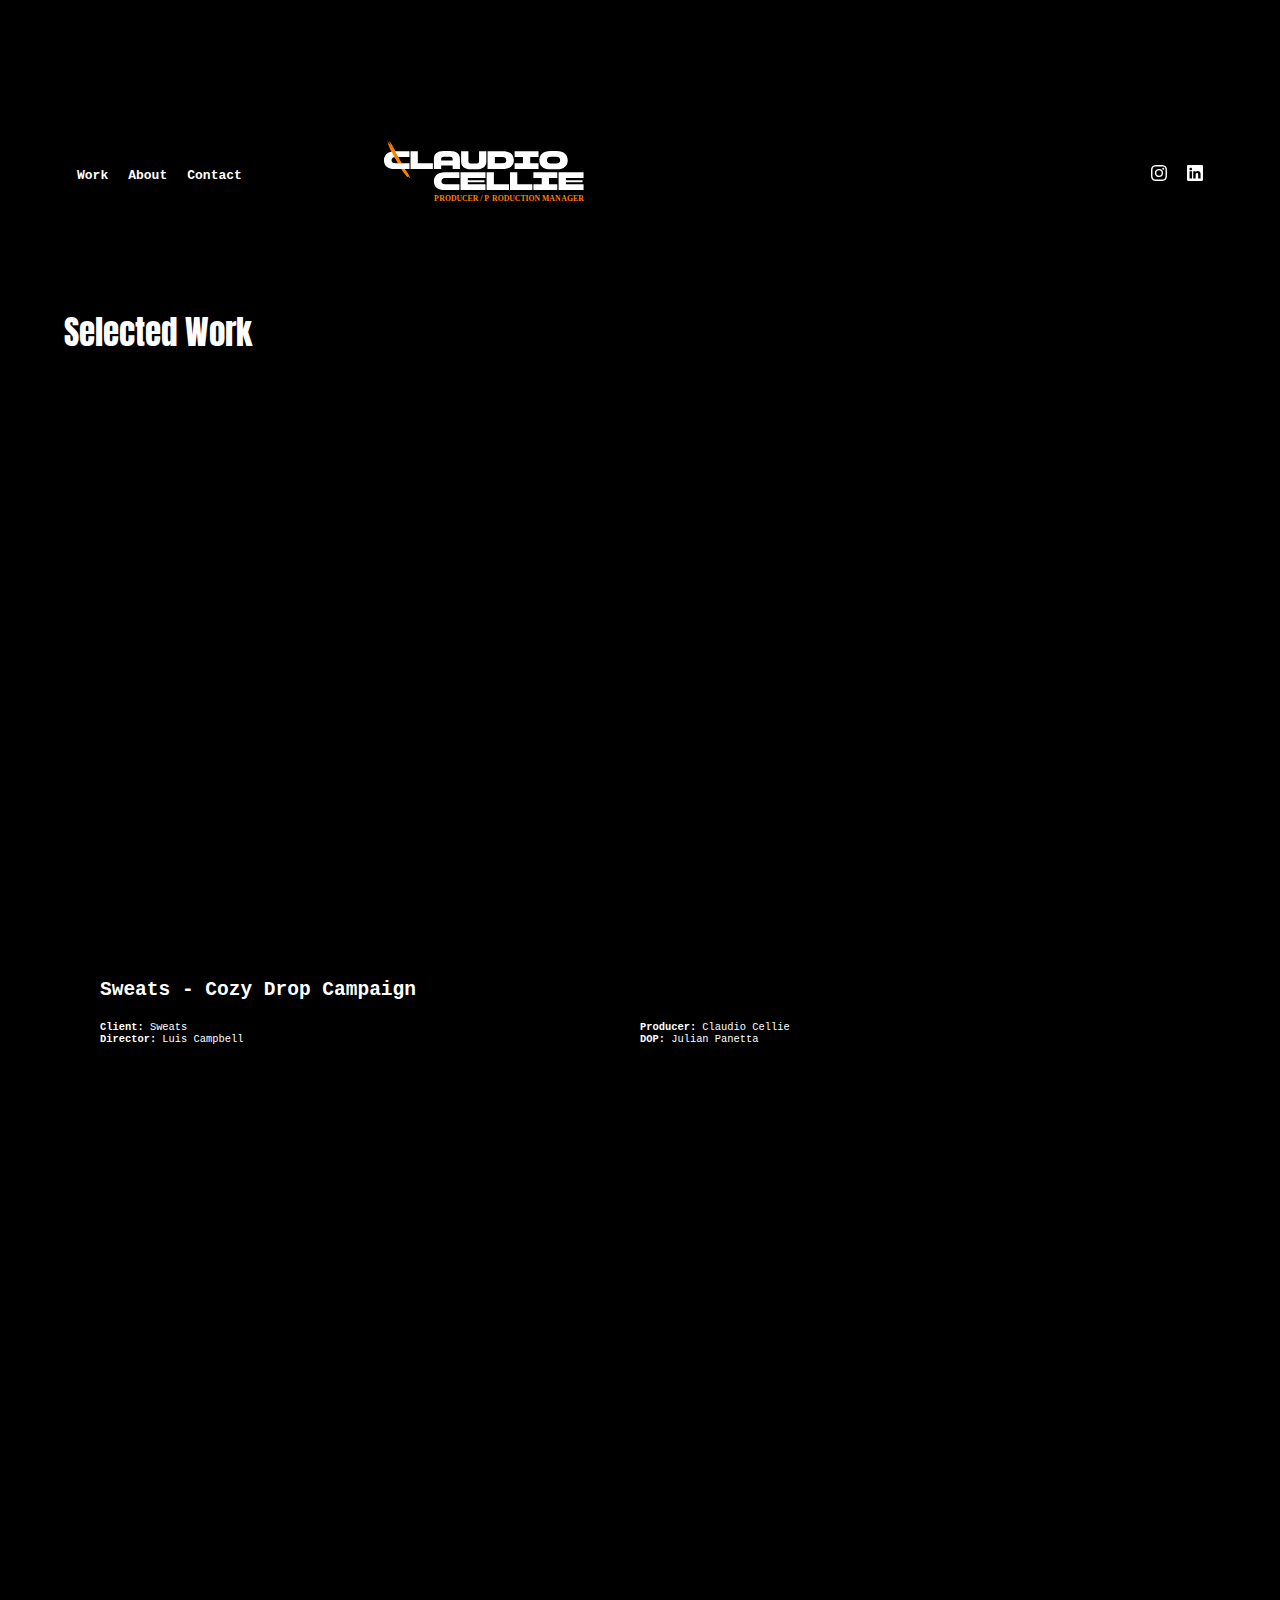
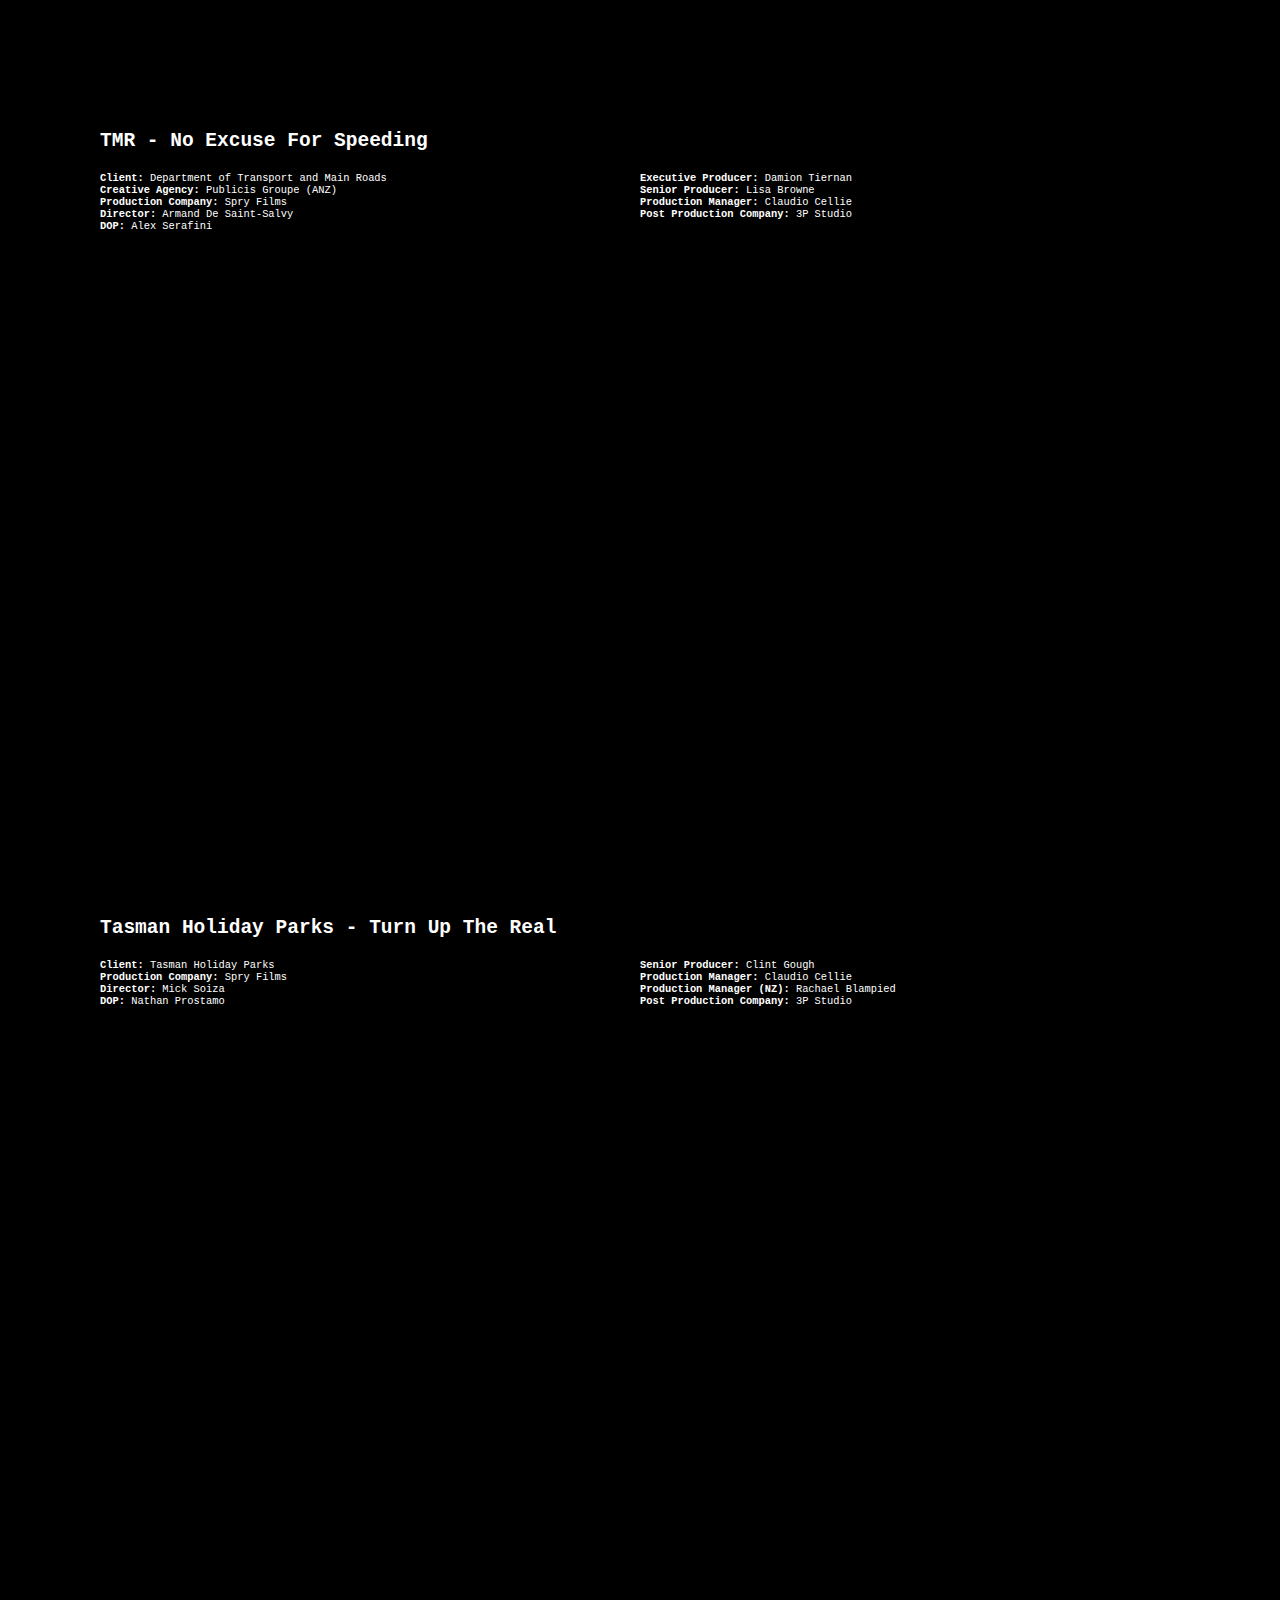
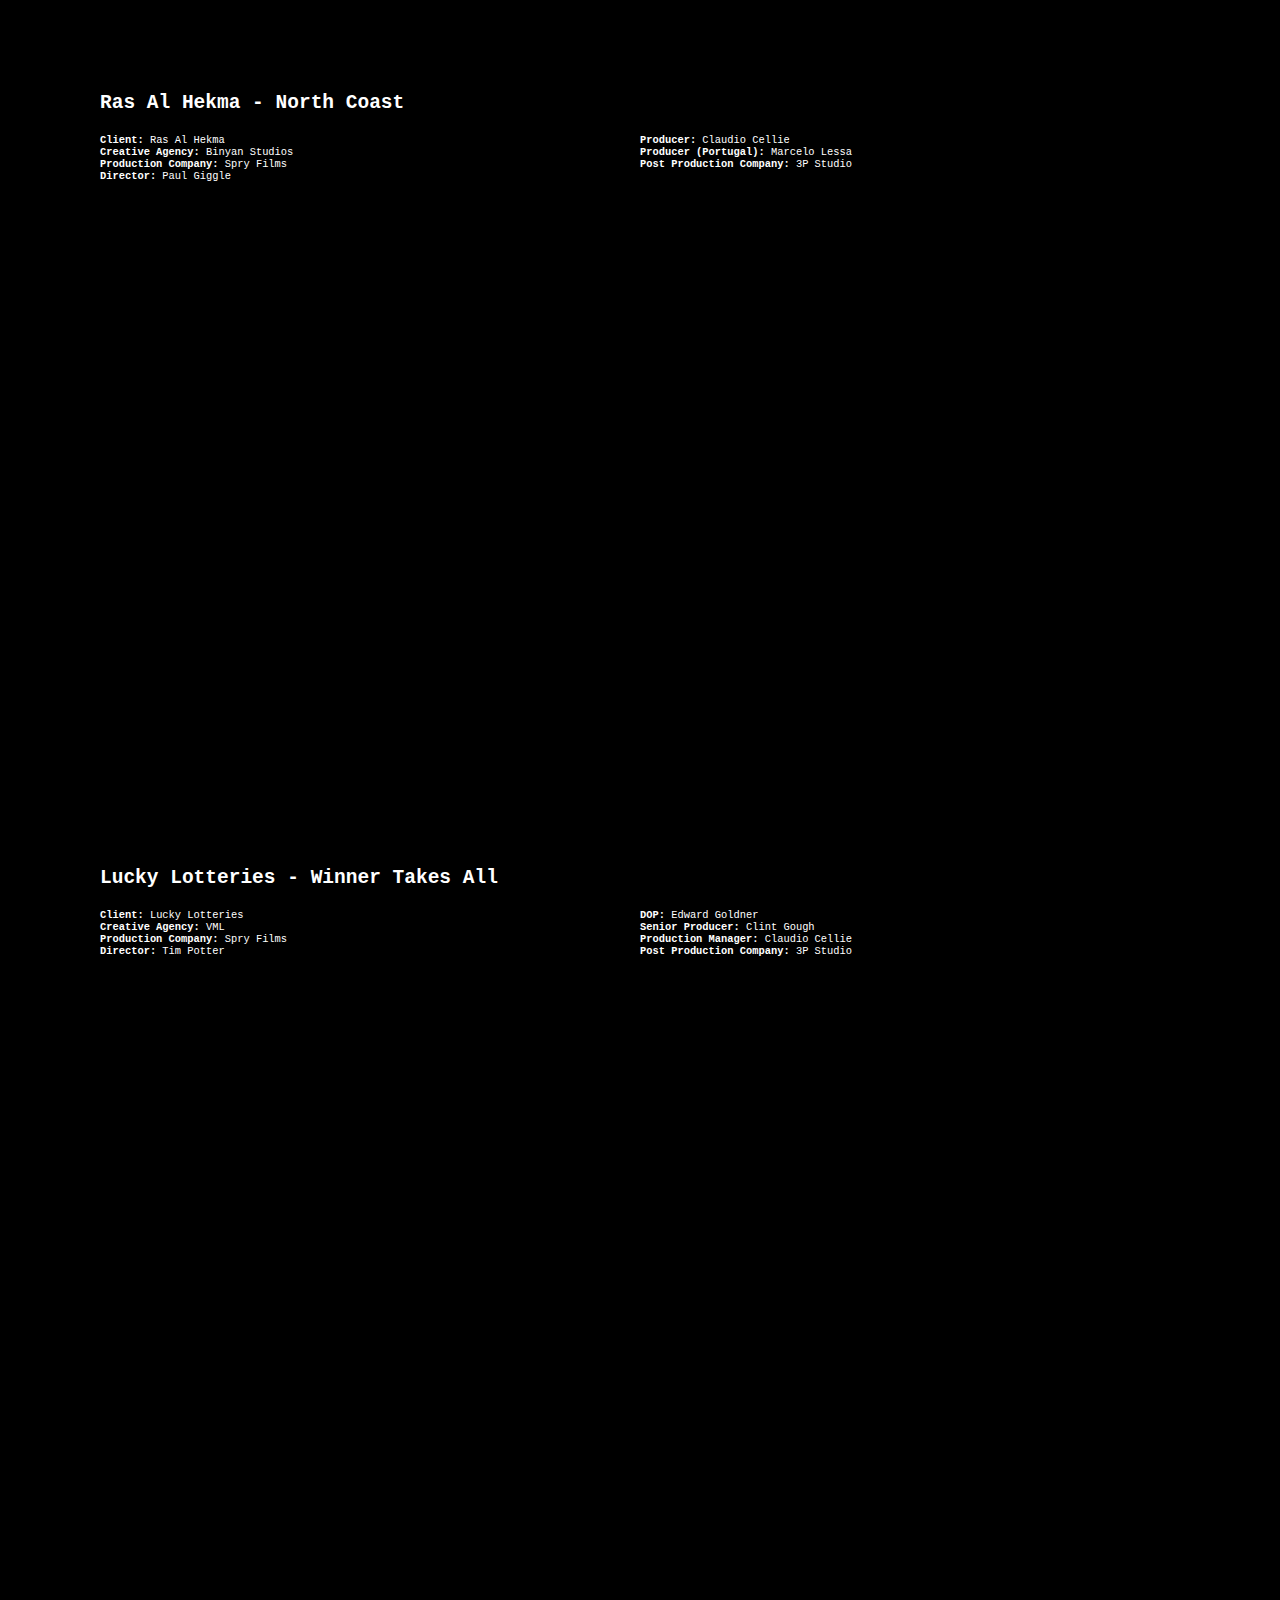
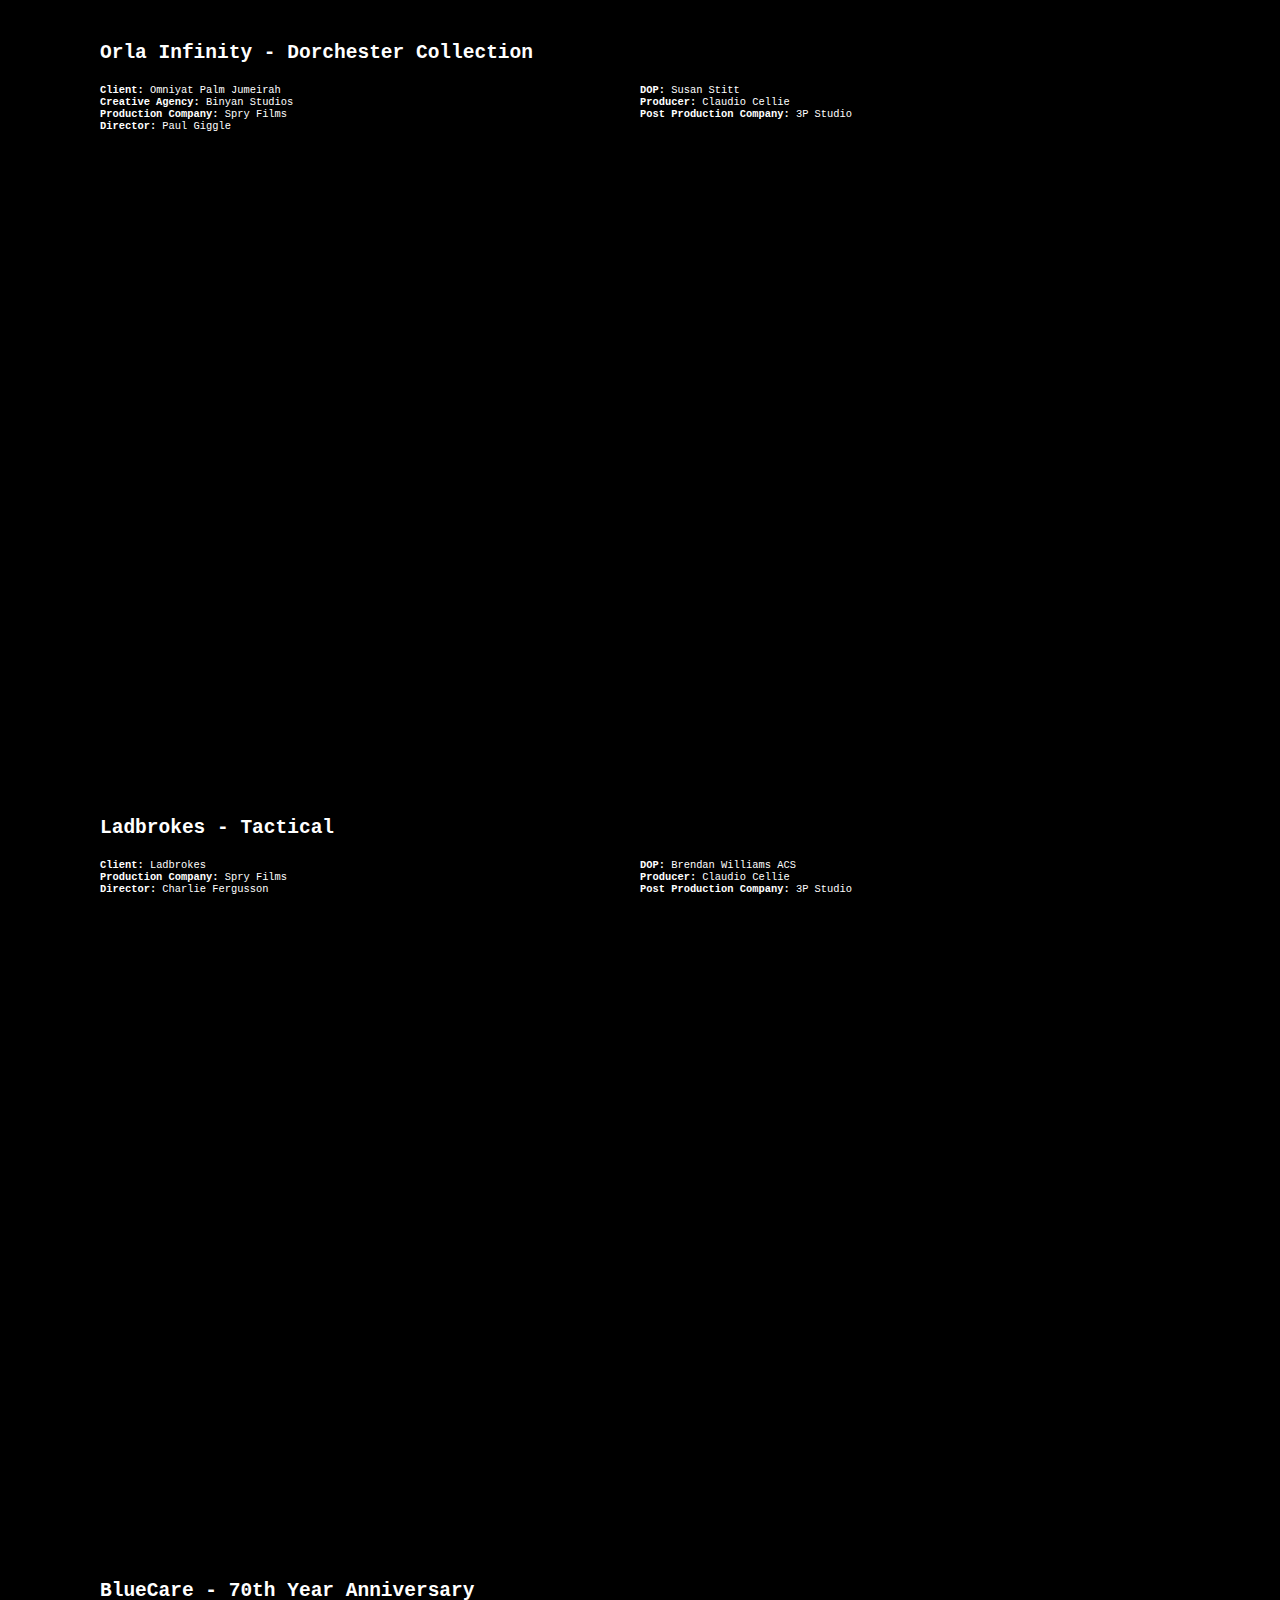
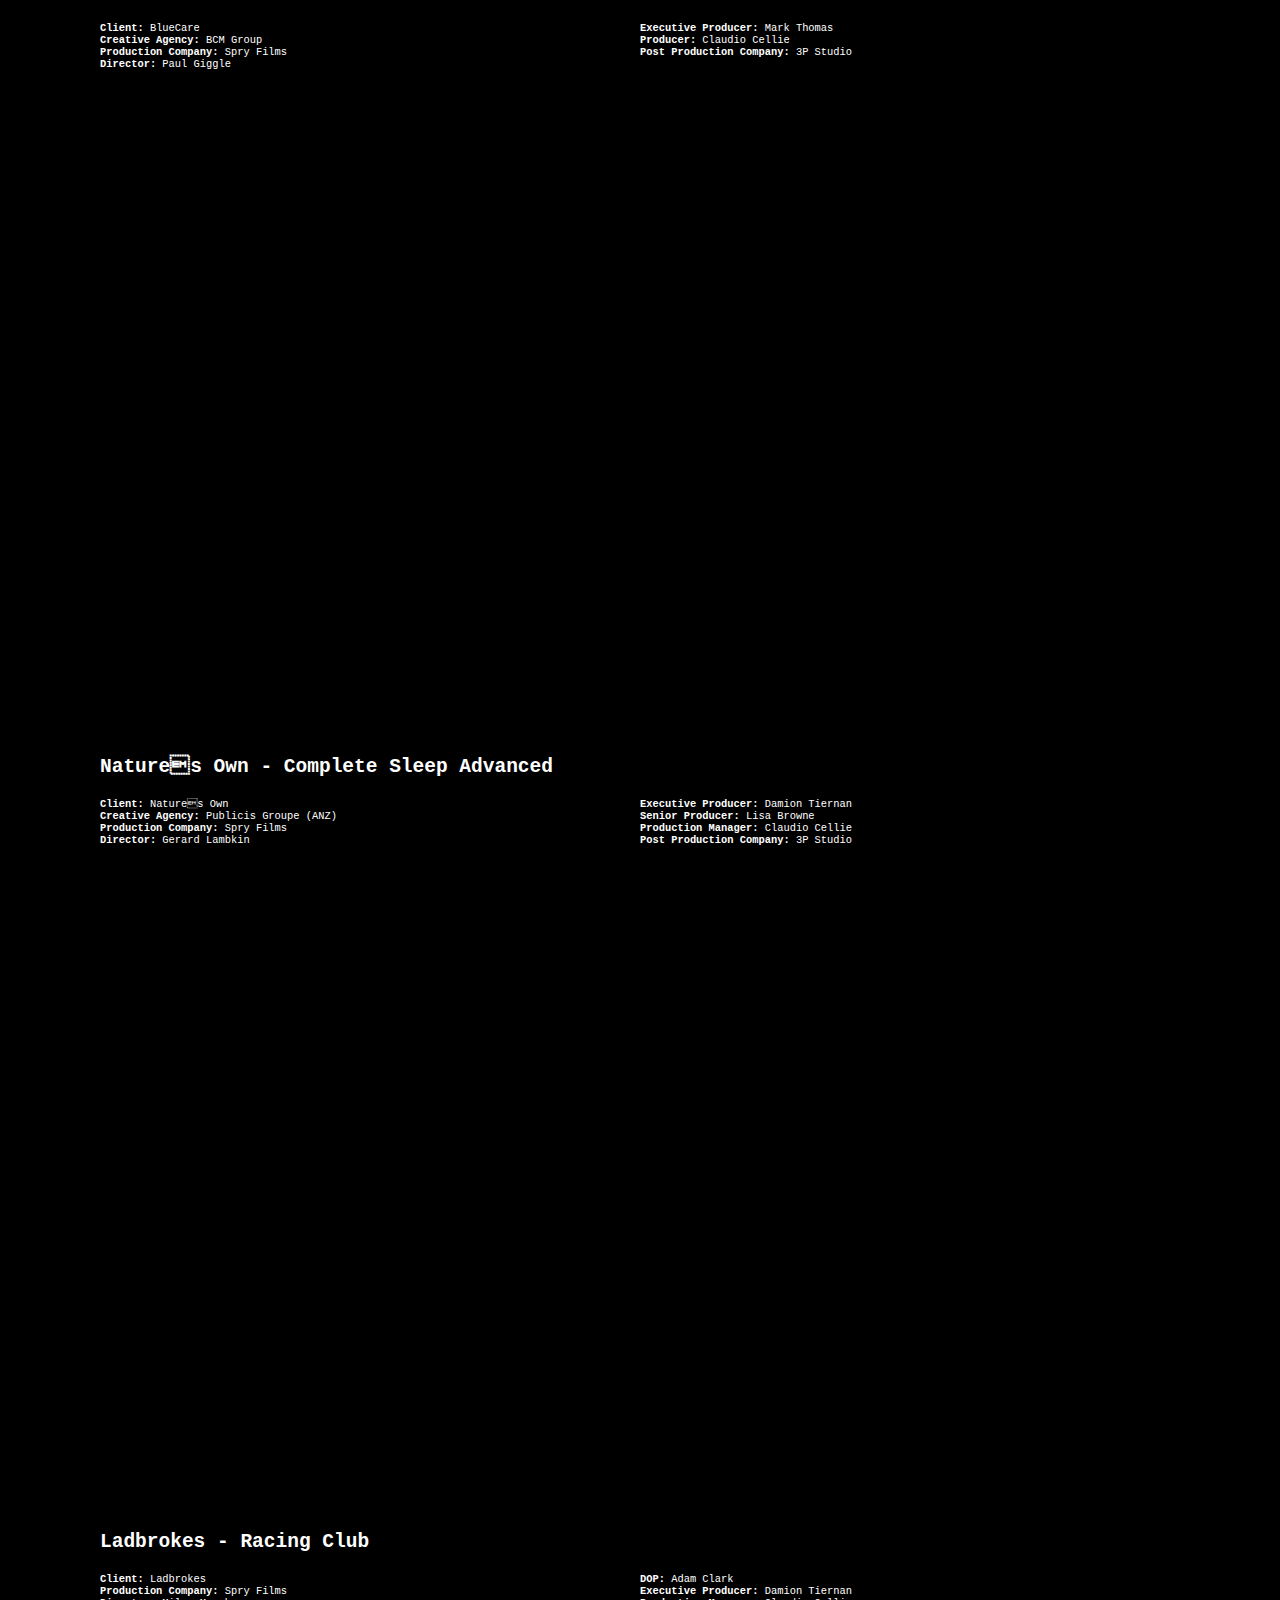
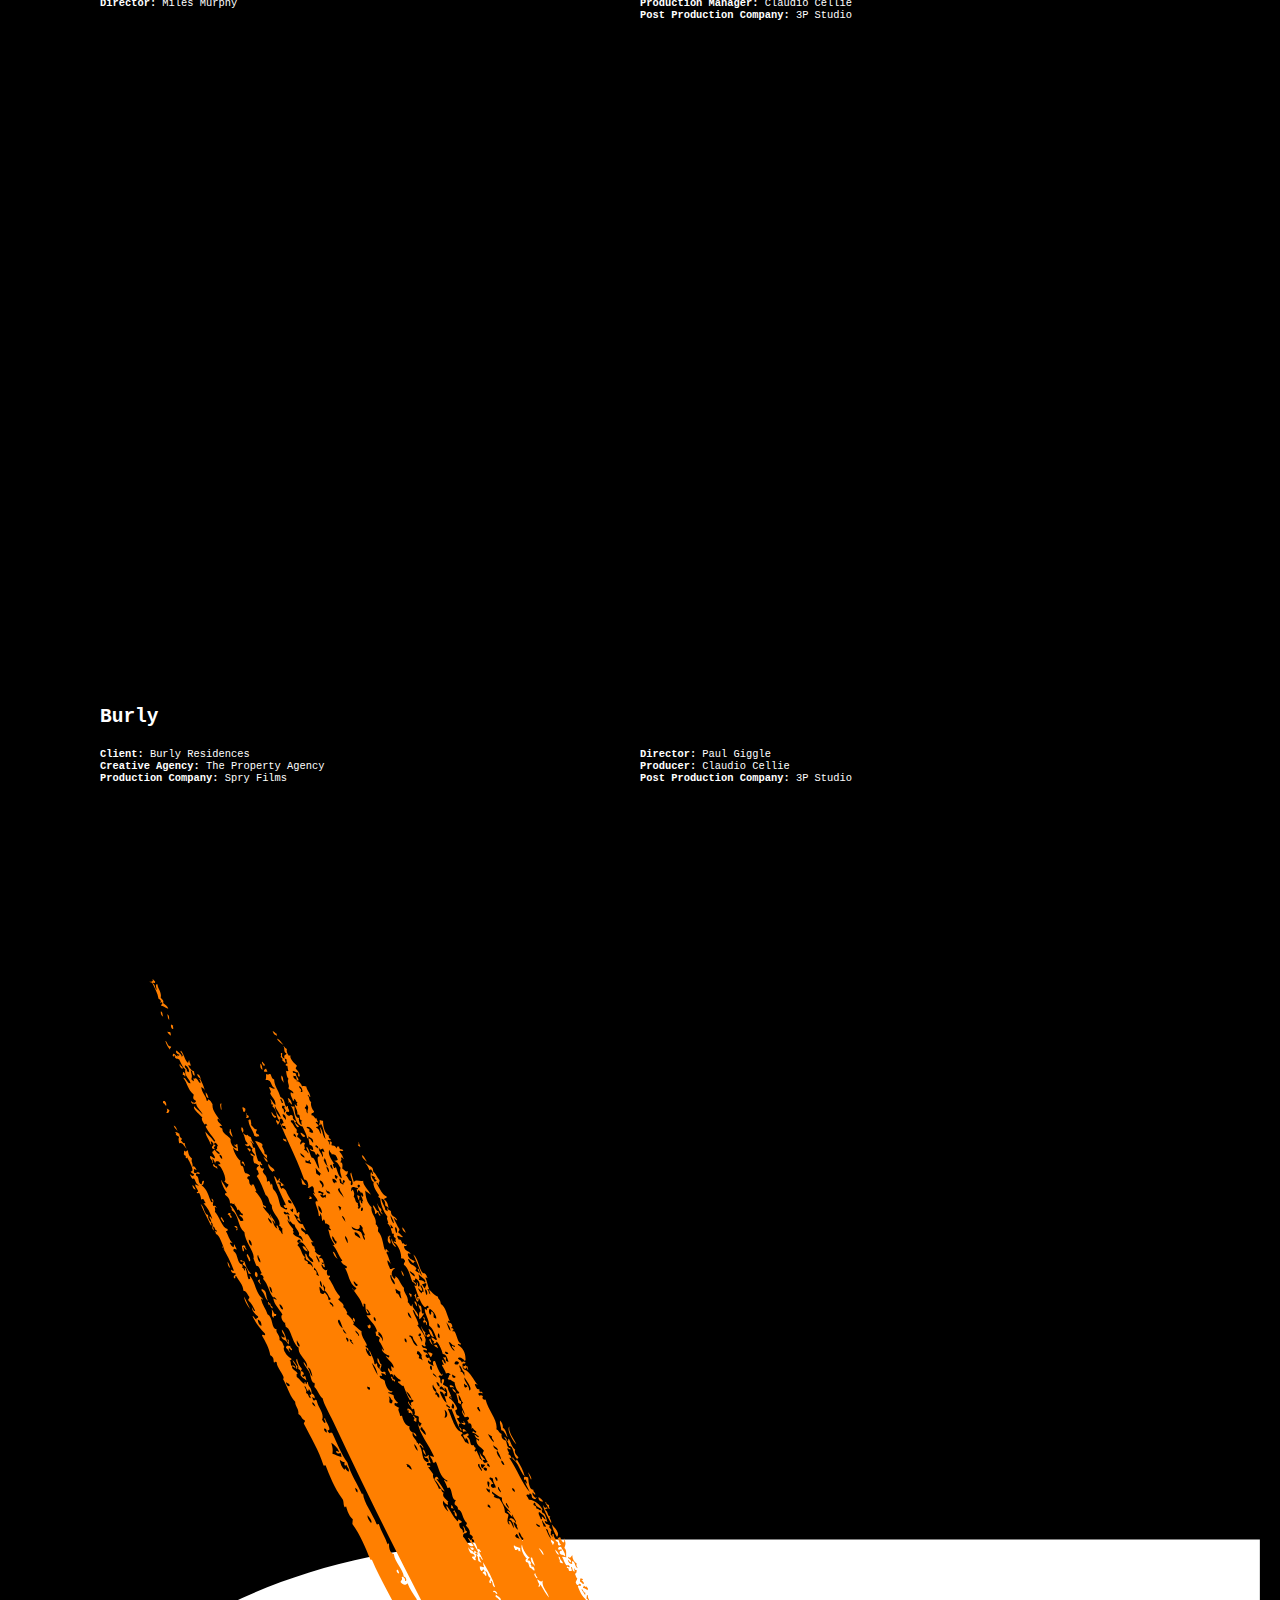
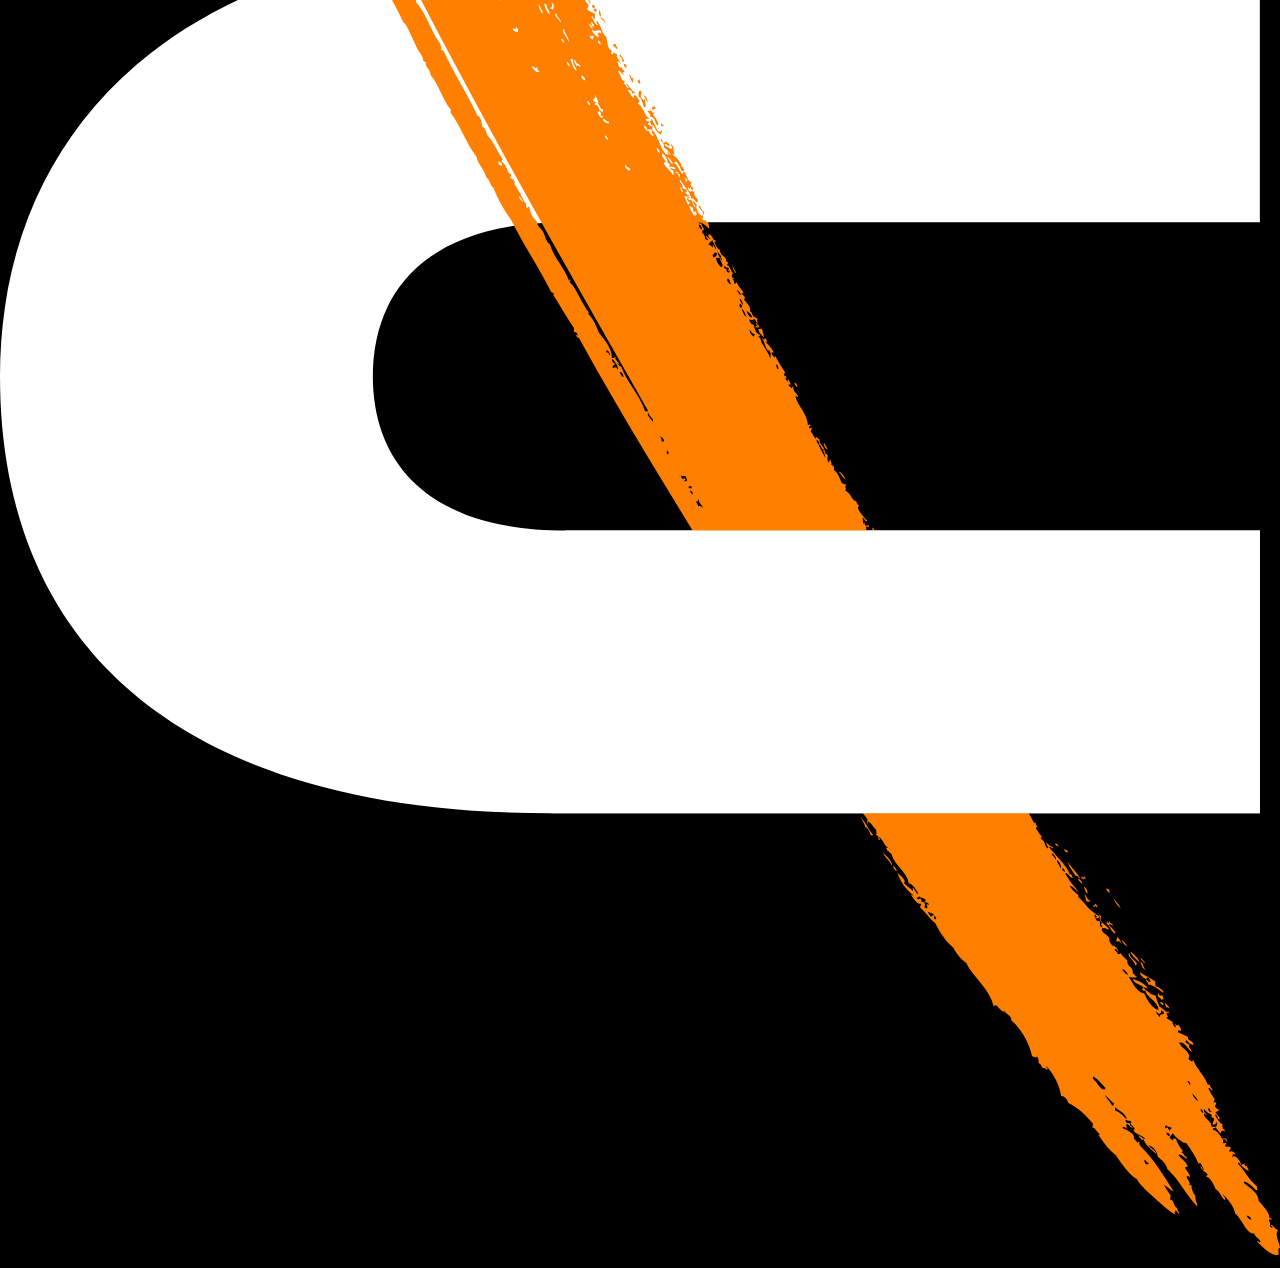
<file: index.html>
<!DOCTYPE html>
<html lang="en">
  <head>
  <title>Claudio Cellie - Producer</title>
    <meta charset="utf-8">
    <meta name="theme-color" content="#fff">
    <meta name="description" content="Claudio Cellie. Producer / Production Manager.">
    <!-- fav/app icons -->
   <link rel="icon" type="image/png" href="favicons/favicon-32x32.png" sizes="32x32">
    <link rel="icon" type="image/png" href="favicons/favicon-16x16.png" sizes="16x16">
    <meta name="viewport" content="width=device-width, initial-scale=1.0">
    <meta name="viewport" content="width=device-width, user-scalable=no" />
    <!-- Stylesheets -->
    <link rel="preconnect" href="https://fonts.googleapis.com">
<link rel="preconnect" href="https://fonts.gstatic.com" crossorigin>
<link href="https://fonts.googleapis.com/css2?family=Anton&display=swap" rel="stylesheet">
    <link rel="stylesheet" type="text/css" href="styles.css">
  </head>

  <body>

    <div class="main">
      <div class="content">
         <nav>
           <div class="nav-links">
              <ul>
                <li><a href="index.html">Work</a></li>
                <li><a href="about.html">About</a></li>
                <li><a href="contact.html">Contact</a></li>
              </ul>
            </div>
           <div class="logo"><img class="logoimg" src="img/Logo White Orange.svg"></div>
            <div class="nav-icons">
              <ul>
                <li><a href="https://instagram.com/claudiocellie" target="_blank"><svg xmlns="http://www.w3.org/2000/svg" width="16" height="16" fill="currentColor" class="bi bi-instagram" viewBox="0 0 16 16">
  <path d="M8 0C5.829 0 5.556.01 4.703.048 3.85.088 3.269.222 2.76.42a3.9 3.9 0 0 0-1.417.923A3.9 3.9 0 0 0 .42 2.76C.222 3.268.087 3.85.048 4.7.01 5.555 0 5.827 0 8.001c0 2.172.01 2.444.048 3.297.04.852.174 1.433.372 1.942.205.526.478.972.923 1.417.444.445.89.719 1.416.923.51.198 1.09.333 1.942.372C5.555 15.99 5.827 16 8 16s2.444-.01 3.298-.048c.851-.04 1.434-.174 1.943-.372a3.9 3.9 0 0 0 1.416-.923c.445-.445.718-.891.923-1.417.197-.509.332-1.09.372-1.942C15.99 10.445 16 10.173 16 8s-.01-2.445-.048-3.299c-.04-.851-.175-1.433-.372-1.941a3.9 3.9 0 0 0-.923-1.417A3.9 3.9 0 0 0 13.24.42c-.51-.198-1.092-.333-1.943-.372C10.443.01 10.172 0 7.998 0zm-.717 1.442h.718c2.136 0 2.389.007 3.232.046.78.035 1.204.166 1.486.275.373.145.64.319.92.599s.453.546.598.92c.11.281.24.705.275 1.485.039.843.047 1.096.047 3.231s-.008 2.389-.047 3.232c-.035.78-.166 1.203-.275 1.485a2.5 2.5 0 0 1-.599.919c-.28.28-.546.453-.92.598-.28.11-.704.24-1.485.276-.843.038-1.096.047-3.232.047s-2.39-.009-3.233-.047c-.78-.036-1.203-.166-1.485-.276a2.5 2.5 0 0 1-.92-.598 2.5 2.5 0 0 1-.6-.92c-.109-.281-.24-.705-.275-1.485-.038-.843-.046-1.096-.046-3.233s.008-2.388.046-3.231c.036-.78.166-1.204.276-1.486.145-.373.319-.64.599-.92s.546-.453.92-.598c.282-.11.705-.24 1.485-.276.738-.034 1.024-.044 2.515-.045zm4.988 1.328a.96.96 0 1 0 0 1.92.96.96 0 0 0 0-1.92m-4.27 1.122a4.109 4.109 0 1 0 0 8.217 4.109 4.109 0 0 0 0-8.217m0 1.441a2.667 2.667 0 1 1 0 5.334 2.667 2.667 0 0 1 0-5.334"/>
</svg></a></li>
                <li><a href="https://linkedin.com/in/claudiocellie" target="_blank"><svg xmlns="http://www.w3.org/2000/svg" width="16" height="16" fill="currentColor" class="bi bi-linkedin" viewBox="0 0 16 16">
  <path d="M0 1.146C0 .513.526 0 1.175 0h13.65C15.474 0 16 .513 16 1.146v13.708c0 .633-.526 1.146-1.175 1.146H1.175C.526 16 0 15.487 0 14.854zm4.943 12.248V6.169H2.542v7.225zm-1.2-8.212c.837 0 1.358-.554 1.358-1.248-.015-.709-.52-1.248-1.342-1.248S2.4 3.226 2.4 3.934c0 .694.521 1.248 1.327 1.248zm4.908 8.212V9.359c0-.216.016-.432.08-.586.173-.431.568-.878 1.232-.878.869 0 1.216.662 1.216 1.634v3.865h2.401V9.25c0-2.22-1.184-3.252-2.764-3.252-1.274 0-1.845.7-2.165 1.193v.025h-.016l.016-.025V6.169h-2.4c.03.678 0 7.225 0 7.225z"/>
</svg></a></li>
              </ul>
            </div>
          </nav>

          <div class="pagetitle">Selected Work</div>
        
        
        <!--VIDEO-->
<div class="video">
  <div style="position:relative;aspect-ratio:16/9;">
    <iframe loading="lazy" title="Gumlet video player" src="https://play.gumlet.io/embed/68f18329befe20b134cbd18b?background=false&autoplay=false&loop=false&disableControls=false" style="border:none; position:absolute; top:0; left:0; height:100%; width:100%;" allow="accelerometer; gyroscope; autoplay; encrypted-media; picture-in-picture; fullscreen;"></iframe>
  </div>
  <div class="videoCreds">
    <h2>Sweats - Cozy Drop Campaign</h2>
    <div class="flexCreds">
      <div class="credleft">
        <ul>
          <li><strong>Client: </strong>Sweats</li>
          <li><strong>Director: </strong>Luis Campbell</li>
        </ul>
      </div>
      <div class="credright">
        <ul>
          <li><strong>Producer: </strong>Claudio Cellie</li>
          <li><strong>DOP: </strong>Julian Panetta</li>
        </ul>
      </div>
    </div>
  </div>
</div>
<!--VIDEO-->
        
        <!--VIDEO-->
<div class="video">
  <div style="position:relative;aspect-ratio:16/9;">
    <iframe loading="lazy" title="Gumlet video player" src="https://play.gumlet.io/embed/68f17f206b5c1015ace6d18d?background=false&autoplay=false&loop=false&disableControls=false" style="border:none; position:absolute; top:0; left:0; height:100%; width:100%;" allow="accelerometer; gyroscope; autoplay; encrypted-media; picture-in-picture; fullscreen;"></iframe>
  </div>
  <div class="videoCreds">
    <h2>TMR - No Excuse For Speeding</h2>
    <div class="flexCreds">
      <div class="credleft">
        <ul>
          <li><strong>Client: </strong>Department of Transport and Main Roads</li>
          <li><strong>Creative Agency: </strong>Publicis Groupe (ANZ)</li>
          <li><strong>Production Company: </strong>Spry Films</li>
          <li><strong>Director: </strong>Armand De Saint-Salvy</li>
          <li><strong>DOP: </strong>Alex Serafini</li>
        </ul>
      </div>
      <div class="credright">
        <ul>
          <li><strong>Executive Producer: </strong>Damion Tiernan</li>
          <li><strong>Senior Producer: </strong>Lisa Browne</li>
          <li><strong>Production Manager: </strong>Claudio Cellie</li>
          <li><strong>Post Production Company: </strong>3P Studio</li>
        </ul>
      </div>
    </div>
  </div>
</div>
<!--VIDEO-->
        
        <!--VIDEO-->
        <div class="video">
            <div style="position:relative;aspect-ratio:16/9;">
              <iframe loading="lazy" title="Gumlet video player" src="https://play.gumlet.io/embed/68f17ffa6b5c1015ace6d74c?background=false&autoplay=false&loop=false&disableControls=false" style="border:none; position: absolute; top: 0; left: 0; height: 100%; width: 100%;" allow="accelerometer; gyroscope; autoplay; encrypted-media; picture-in-picture; fullscreen;"></iframe>
    </div>
            <div class="videoCreds">
              <h2>Tasman Holiday Parks - Turn Up The Real</h2> 
              <div class="flexCreds">
                <div class="credleft">
                  <ul>
                    <li><strong>Client: </strong>Tasman Holiday Parks</li>
                    <li><strong>Production Company: </strong>Spry Films</li>
                    <li><strong>Director: </strong>Mick Soiza</li>
                    <li><strong>DOP: </strong>Nathan Prostamo</li>
                  </ul>
                </div>
                <div class="credright">
                  <ul>
                    <li><strong>Senior Producer: </strong>Clint Gough</li>
                    <li><strong>Production Manager:</strong> Claudio Cellie</li>
                    <li><strong>Production Manager (NZ):</strong> Rachael Blampied</li>
                    <li><strong>Post Production Company:</strong> 3P Studio</li>
                  </ul>
                </div>
              </div>
            </div>
        </div>
        <!--VIDEO-->
        
        <!--VIDEO-->
<div class="video">
  <div style="position:relative;aspect-ratio:16/9;">
    <iframe loading="lazy" title="Gumlet video player" src="https://play.gumlet.io/embed/68f18c5f558b404636dcef0e?background=false&autoplay=false&loop=false&disableControls=false" style="border:none; position:absolute; top:0; left:0; height:100%; width:100%;" allow="accelerometer; gyroscope; autoplay; encrypted-media; picture-in-picture; fullscreen;"></iframe>
  </div>
  <div class="videoCreds">
    <h2>Ras Al Hekma - North Coast</h2>
    <div class="flexCreds">
      <div class="credleft">
        <ul>
          <li><strong>Client: </strong>Ras Al Hekma</li>
          <li><strong>Creative Agency: </strong>Binyan Studios</li>
          <li><strong>Production Company: </strong>Spry Films</li>
          <li><strong>Director: </strong>Paul Giggle</li>
        </ul>
      </div>
      <div class="credright">
        <ul>
          <li><strong>Producer: </strong>Claudio Cellie</li>
          <li><strong>Producer (Portugal): </strong>Marcelo Lessa</li>
          <li><strong>Post Production Company: </strong>3P Studio</li>
        </ul>
      </div>
    </div>
  </div>
</div>
<!--VIDEO-->
        
        <!--VIDEO-->
<div class="video">
  <div style="position:relative;aspect-ratio:16/9;">
    <iframe loading="lazy" title="Gumlet video player" src="https://play.gumlet.io/embed/68f186a5befe20b134cbf324?background=false&autoplay=false&loop=false&disableControls=false" style="border:none; position:absolute; top:0; left:0; height:100%; width:100%;" allow="accelerometer; gyroscope; autoplay; encrypted-media; picture-in-picture; fullscreen;"></iframe>
  </div>
  <div class="videoCreds">
    <h2>Lucky Lotteries - Winner Takes All</h2>
    <div class="flexCreds">
      <div class="credleft">
        <ul>
          <li><strong>Client: </strong>Lucky Lotteries</li>
          <li><strong>Creative Agency: </strong>VML</li>
          <li><strong>Production Company: </strong>Spry Films</li>
          <li><strong>Director: </strong>Tim Potter</li>
        </ul>
      </div>
      <div class="credright">
        <ul>
          <li><strong>DOP: </strong>Edward Goldner</li>
          <li><strong>Senior Producer: </strong>Clint Gough</li>
          <li><strong>Production Manager: </strong>Claudio Cellie</li>
          <li><strong>Post Production Company: </strong>3P Studio</li>
        </ul>
      </div>
    </div>
  </div>
</div>
<!--VIDEO-->
        
        <!--VIDEO-->
<div class="video">
  <div style="position:relative;aspect-ratio:16/9;">
    <iframe loading="lazy" title="Gumlet video player" src="https://play.gumlet.io/embed/68f194b16b5c1015ace79cd4?background=false&autoplay=false&loop=false&disableControls=false" style="border:none; position:absolute; top:0; left:0; height:100%; width:100%;" allow="accelerometer; gyroscope; autoplay; encrypted-media; picture-in-picture; fullscreen;"></iframe>
  </div>
  <div class="videoCreds">
    <h2>Orla Infinity - Dorchester Collection</h2>
    <div class="flexCreds">
      <div class="credleft">
        <ul>
          <li><strong>Client: </strong>Omniyat Palm Jumeirah</li>
          <li><strong>Creative Agency: </strong>Binyan Studios</li>
          <li><strong>Production Company: </strong>Spry Films</li>
          <li><strong>Director: </strong>Paul Giggle</li>
        </ul>
      </div>
      <div class="credright">
        <ul>
          <li><strong>DOP: </strong>Susan Stitt</li>
          <li><strong>Producer: </strong>Claudio Cellie</li>
          <li><strong>Post Production Company: </strong>3P Studio</li>
        </ul>
      </div>
    </div>
  </div>
</div>
<!--VIDEO-->
        
        <!--VIDEO-->
<div class="video">
  <div style="position:relative;aspect-ratio:16/9;">
    <iframe loading="lazy" title="Gumlet video player" src="https://play.gumlet.io/embed/68f18b1c558b404636dce2eb?background=false&autoplay=false&loop=false&disableControls=false" style="border:none; position:absolute; top:0; left:0; height:100%; width:100%;" allow="accelerometer; gyroscope; autoplay; encrypted-media; picture-in-picture; fullscreen;"></iframe>
  </div>
  <div class="videoCreds">
    <h2>Ladbrokes - Tactical</h2>
    <div class="flexCreds">
      <div class="credleft">
        <ul>
          <li><strong>Client: </strong>Ladbrokes</li>
          <li><strong>Production Company: </strong>Spry Films</li>
          <li><strong>Director: </strong>Charlie Fergusson</li>
        </ul>
      </div>
      <div class="credright">
        <ul>
          <li><strong>DOP: </strong>Brendan Williams ACS</li>
          <li><strong>Producer: </strong>Claudio Cellie</li>
          <li><strong>Post Production Company: </strong>3P Studio</li>
        </ul>
      </div>
    </div>
  </div>
</div>
<!--VIDEO-->
          
        <!--VIDEO-->
        <div class="video">
            <div style="position:relative;aspect-ratio:16/9;">
      <iframe 
            loading="lazy" title="Gumlet video player"
            src="https://play.gumlet.io/embed/68f178d56b5c1015ace69fd9?background=false&autoplay=false&loop=false&disableControls=false"
            style="border:none; position: absolute; top: 0; left: 0; height: 100%; width: 100%;"
          allow="accelerometer; gyroscope; autoplay; encrypted-media; picture-in-picture; fullscreen;">
          </iframe>
    </div>
            <div class="videoCreds">
              <h2>BlueCare - 70th Year Anniversary</h2> 
              <div class="flexCreds">
                <div class="credleft">
                  <ul>
                    <li><strong>Client:</strong> BlueCare</li>
                    <li><strong>Creative Agency:</strong> BCM Group</li>
                    <li><strong>Production Company:</strong> Spry Films</li>
                    <li><strong>Director:</strong> Paul Giggle</li>
                  </ul>
                </div>
                <div class="credright">
                  <ul>
                    <li><strong>Executive Producer:</strong> Mark Thomas</li>
                    <li><strong>Producer:</strong> Claudio Cellie</li>
                    <li><strong>Post Production Company:</strong> 3P Studio</li>
                  </ul>
                </div>
              </div>
            </div>
        </div>
        <!--VIDEO-->
        
        

<!--VIDEO-->
<div class="video">
  <div style="position:relative;aspect-ratio:16/9;">
    <iframe loading="lazy" title="Gumlet video player" src="https://play.gumlet.io/embed/68f18976befe20b134cc1144?background=false&autoplay=false&loop=false&disableControls=false" style="border:none; position:absolute; top:0; left:0; height:100%; width:100%;" allow="accelerometer; gyroscope; autoplay; encrypted-media; picture-in-picture; fullscreen;"></iframe>
  </div>
  <div class="videoCreds">
    <h2>Natures Own - Complete Sleep Advanced</h2>
    <div class="flexCreds">
      <div class="credleft">
        <ul>
          <li><strong>Client: </strong>Natures Own</li>
          <li><strong>Creative Agency: </strong>Publicis Groupe (ANZ)</li>
          <li><strong>Production Company: </strong>Spry Films</li>
          <li><strong>Director: </strong>Gerard Lambkin</li>
        </ul>
      </div>
      <div class="credright">
        <ul>
          <li><strong>Executive Producer: </strong>Damion Tiernan</li>
          <li><strong>Senior Producer: </strong>Lisa Browne</li>
          <li><strong>Production Manager: </strong>Claudio Cellie</li>
          <li><strong>Post Production Company: </strong>3P Studio</li>
        </ul>
      </div>
    </div>
  </div>
</div>
<!--VIDEO-->

<!--VIDEO-->
<div class="video">
  <div style="position:relative;aspect-ratio:16/9;">
    <iframe loading="lazy" title="Gumlet video player" src="https://play.gumlet.io/embed/68f19d1c558b404636ddaa06?background=false&autoplay=false&loop=false&disableControls=false" style="border:none; position:absolute; top:0; left:0; height:100%; width:100%;" allow="accelerometer; gyroscope; autoplay; encrypted-media; picture-in-picture; fullscreen;"></iframe>
  </div>
  <div class="videoCreds">
    <h2>Ladbrokes - Racing Club</h2>
    <div class="flexCreds">
      <div class="credleft">
        <ul>
          <li><strong>Client: </strong>Ladbrokes</li>
          <li><strong>Production Company: </strong>Spry Films</li>
          <li><strong>Director: </strong>Miles Murphy</li>
        </ul>
      </div>
      <div class="credright">
        <ul>
          <li><strong>DOP: </strong>Adam Clark</li>
          <li><strong>Executive Producer: </strong>Damion Tiernan</li>
          <li><strong>Production Manager: </strong>Claudio Cellie</li>
          <li><strong>Post Production Company: </strong>3P Studio</li>
        </ul>
      </div>
    </div>
  </div>
</div>
<!--VIDEO-->

<!--VIDEO-->
<div class="video">
  <div style="position:relative;aspect-ratio:16/9;">
    <iframe loading="lazy" title="Gumlet video player" src="https://play.gumlet.io/embed/68f1909fbefe20b134cc54a1?background=false&autoplay=false&loop=false&disableControls=false" style="border:none; position:absolute; top:0; left:0; height:100%; width:100%;" allow="accelerometer; gyroscope; autoplay; encrypted-media; picture-in-picture; fullscreen;"></iframe>
  </div>
  <div class="videoCreds">
    <h2>Burly</h2>
    <div class="flexCreds">
      <div class="credleft">
        <ul>
          <li><strong>Client: </strong>Burly Residences</li>
          <li><strong>Creative Agency: </strong>The Property Agency</li>
          <li><strong>Production Company: </strong>Spry Films</li>
        </ul>
      </div>
      <div class="credright">
        <ul>
          <li><strong>Director: </strong>Paul Giggle</li>
          <li><strong>Producer: </strong>Claudio Cellie</li>
          <li><strong>Post Production Company: </strong>3P Studio</li>
        </ul>
      </div>
    </div>
  </div>
</div>
<!--VIDEO-->

        </div>
    </div>
      <footer id="footer">
          <img class="footerimg" src="img/C Logo white orange.svg">
      </footer>
  </body>



</html>
</file>
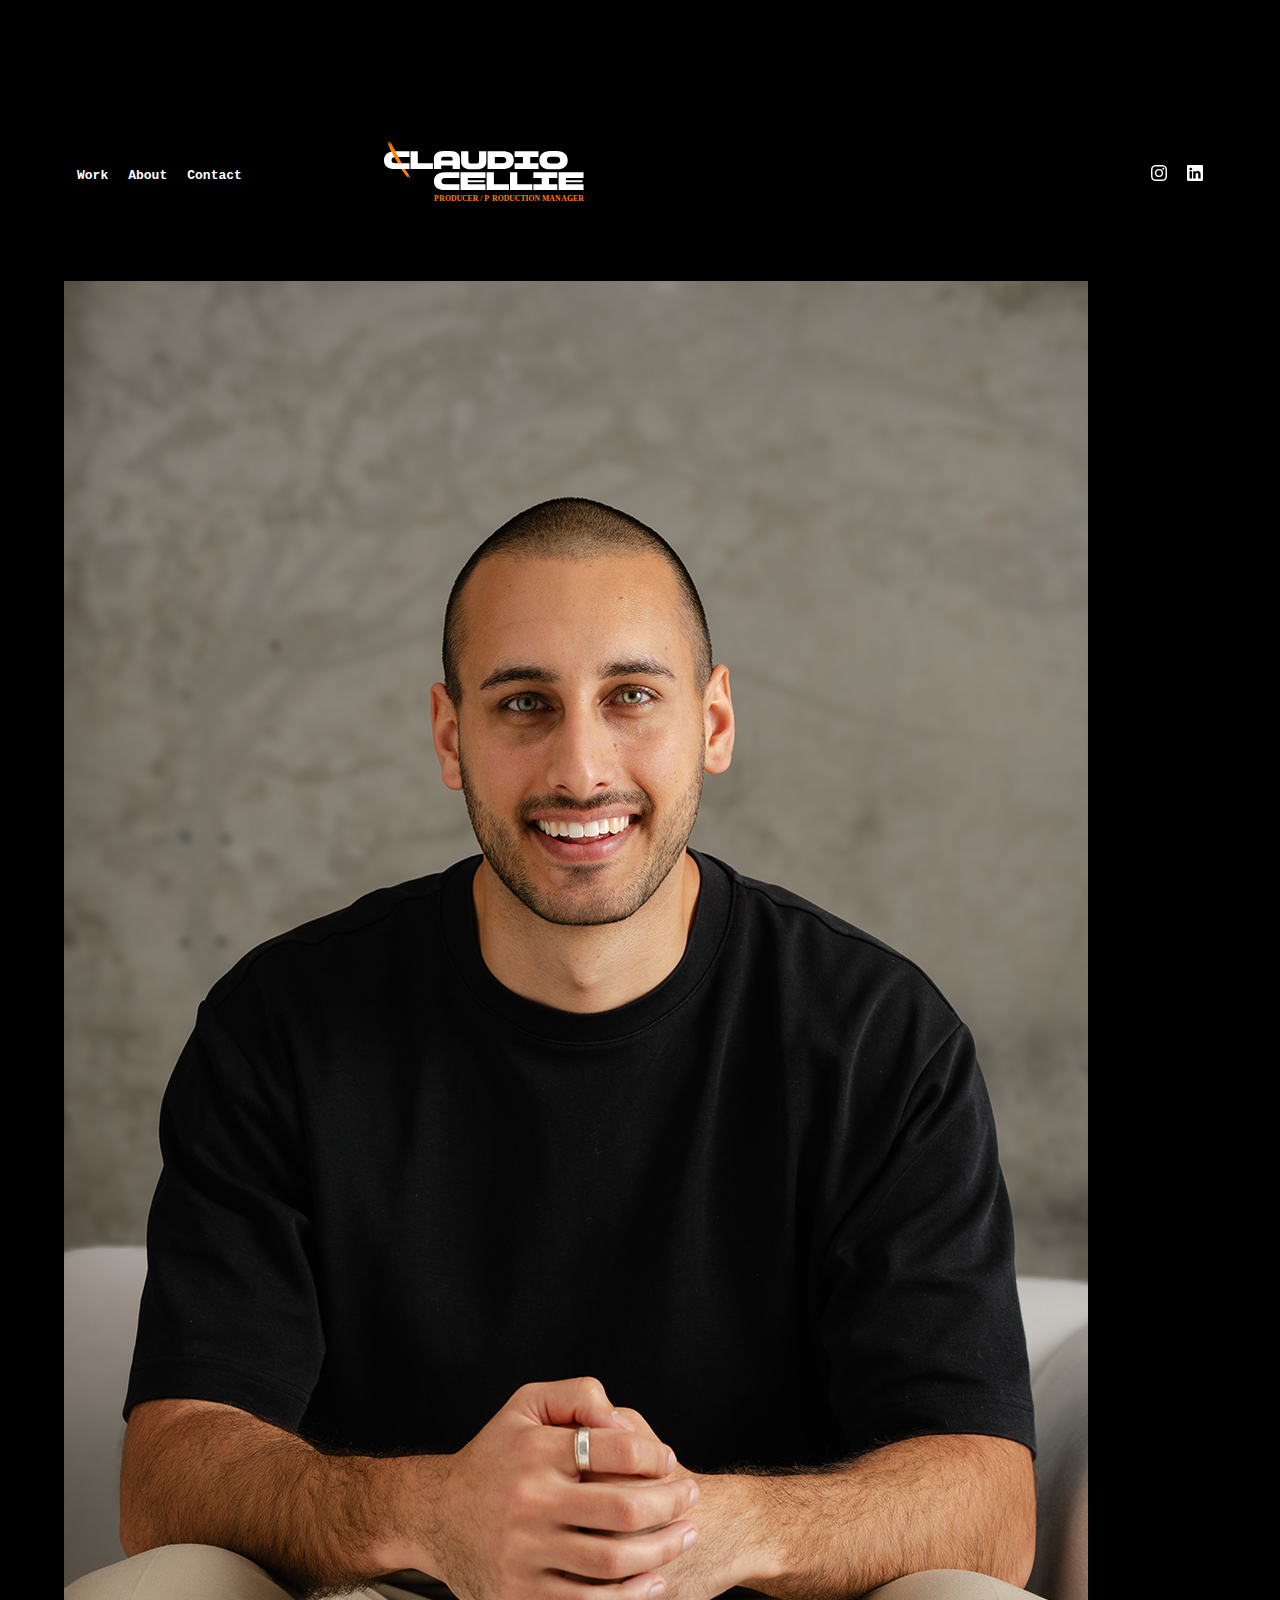
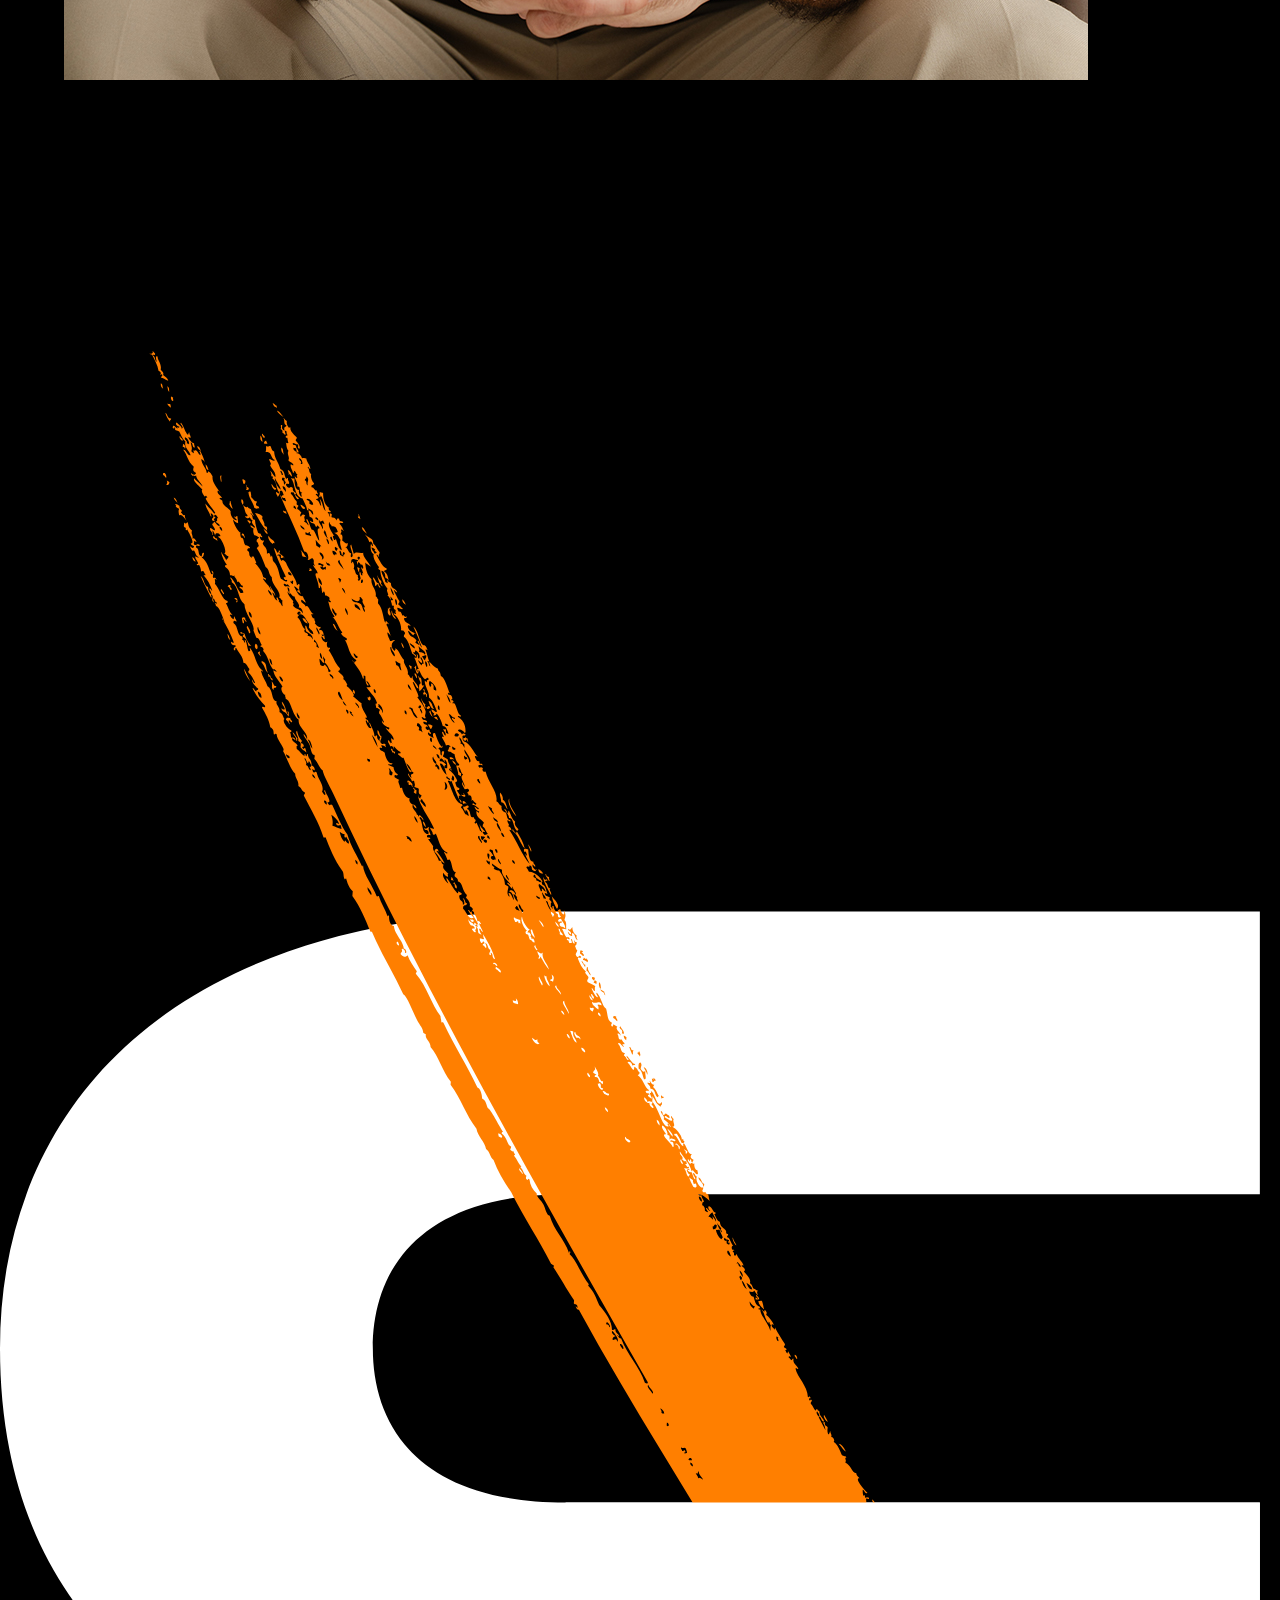
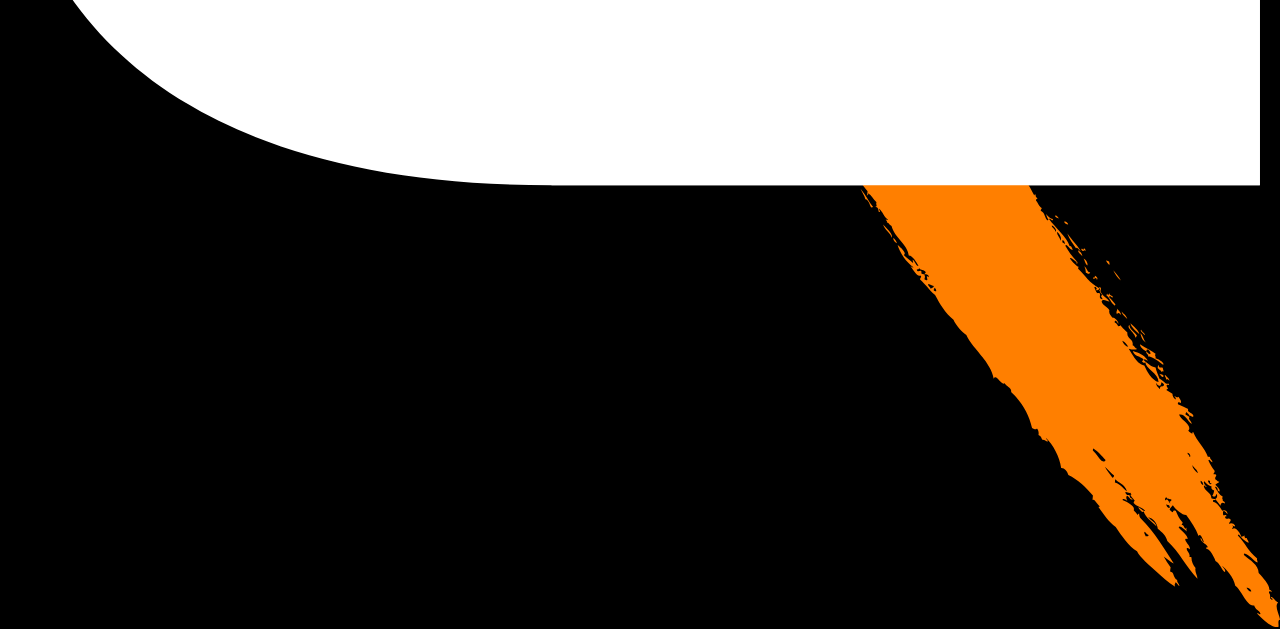
<file: about.html>
<!DOCTYPE html>
<html lang="en">
  <head>
  <title>Claudio Cellie - Producer</title>
    <meta charset="utf-8">
    <meta name="theme-color" content="#fff">
    <meta name="description" content="Claudio Cellie. Producer / Production Manager.">
    <!-- fav/app icons -->
    <link rel="icon" type="image/png" href="favicons/favicon-32x32.png" sizes="32x32">
    <link rel="icon" type="image/png" href="favicons/favicon-16x16.png" sizes="16x16">
    <meta name="viewport" content="width=device-width, initial-scale=1.0">
    <meta name="viewport" content="width=device-width, user-scalable=no" />
    <!-- Stylesheets -->
    <link rel="preconnect" href="https://fonts.googleapis.com">
<link rel="preconnect" href="https://fonts.gstatic.com" crossorigin>
<link href="https://fonts.googleapis.com/css2?family=Anton&display=swap" rel="stylesheet">
    <link rel="stylesheet" type="text/css" href="styles.css">
  </head>

  <body>

    <div class="main">
      <div class="content">
         <nav>
           <div class="nav-links">
              <ul>
                <li><a href="index.html">Work</a></li>
                <li><a href="about.html">About</a></li>
                <li><a href="contact.html">Contact</a></li>
              </ul>
            </div>
            <div class="logo"><img class="logoimg" src="img/Logo White Orange.svg"></div>
            <div class="nav-icons">
              <ul>
                <li><a href="https://instagram.com/claudiocellie" target="_blank"><svg xmlns="http://www.w3.org/2000/svg" width="16" height="16" fill="currentColor" class="bi bi-instagram" viewBox="0 0 16 16">
  <path d="M8 0C5.829 0 5.556.01 4.703.048 3.85.088 3.269.222 2.76.42a3.9 3.9 0 0 0-1.417.923A3.9 3.9 0 0 0 .42 2.76C.222 3.268.087 3.85.048 4.7.01 5.555 0 5.827 0 8.001c0 2.172.01 2.444.048 3.297.04.852.174 1.433.372 1.942.205.526.478.972.923 1.417.444.445.89.719 1.416.923.51.198 1.09.333 1.942.372C5.555 15.99 5.827 16 8 16s2.444-.01 3.298-.048c.851-.04 1.434-.174 1.943-.372a3.9 3.9 0 0 0 1.416-.923c.445-.445.718-.891.923-1.417.197-.509.332-1.09.372-1.942C15.99 10.445 16 10.173 16 8s-.01-2.445-.048-3.299c-.04-.851-.175-1.433-.372-1.941a3.9 3.9 0 0 0-.923-1.417A3.9 3.9 0 0 0 13.24.42c-.51-.198-1.092-.333-1.943-.372C10.443.01 10.172 0 7.998 0zm-.717 1.442h.718c2.136 0 2.389.007 3.232.046.78.035 1.204.166 1.486.275.373.145.64.319.92.599s.453.546.598.92c.11.281.24.705.275 1.485.039.843.047 1.096.047 3.231s-.008 2.389-.047 3.232c-.035.78-.166 1.203-.275 1.485a2.5 2.5 0 0 1-.599.919c-.28.28-.546.453-.92.598-.28.11-.704.24-1.485.276-.843.038-1.096.047-3.232.047s-2.39-.009-3.233-.047c-.78-.036-1.203-.166-1.485-.276a2.5 2.5 0 0 1-.92-.598 2.5 2.5 0 0 1-.6-.92c-.109-.281-.24-.705-.275-1.485-.038-.843-.046-1.096-.046-3.233s.008-2.388.046-3.231c.036-.78.166-1.204.276-1.486.145-.373.319-.64.599-.92s.546-.453.92-.598c.282-.11.705-.24 1.485-.276.738-.034 1.024-.044 2.515-.045zm4.988 1.328a.96.96 0 1 0 0 1.92.96.96 0 0 0 0-1.92m-4.27 1.122a4.109 4.109 0 1 0 0 8.217 4.109 4.109 0 0 0 0-8.217m0 1.441a2.667 2.667 0 1 1 0 5.334 2.667 2.667 0 0 1 0-5.334"/>
</svg></a></li>
                <li><a href="https://linkedin.com/in/claudiocellie" target="_blank"><svg xmlns="http://www.w3.org/2000/svg" width="16" height="16" fill="currentColor" class="bi bi-linkedin" viewBox="0 0 16 16">
  <path d="M0 1.146C0 .513.526 0 1.175 0h13.65C15.474 0 16 .513 16 1.146v13.708c0 .633-.526 1.146-1.175 1.146H1.175C.526 16 0 15.487 0 14.854zm4.943 12.248V6.169H2.542v7.225zm-1.2-8.212c.837 0 1.358-.554 1.358-1.248-.015-.709-.52-1.248-1.342-1.248S2.4 3.226 2.4 3.934c0 .694.521 1.248 1.327 1.248zm4.908 8.212V9.359c0-.216.016-.432.08-.586.173-.431.568-.878 1.232-.878.869 0 1.216.662 1.216 1.634v3.865h2.401V9.25c0-2.22-1.184-3.252-2.764-3.252-1.274 0-1.845.7-2.165 1.193v.025h-.016l.016-.025V6.169h-2.4c.03.678 0 7.225 0 7.225z"/>
</svg></a></li>
              </ul>
            </div>
          </nav>
        <!--<div class="pagetitle">About</div>-->
        <div class="aboutHolder">
          <div class="aboutLeft"><img class="aboutimg" src="img/claudio-profilepic 2.jpg"></div>
          <div class="aboutRight">
            <p>I’m a freelance producer and production manager based in Brisbane with experience spanning documentaries, TVCs, and narrative productions. Over the years, I’ve had the opportunity to work with major agencies including Publicis Worldwide, VML, Binyan Studios, Entain, and The Property Agency, producing for clients across Australia, New Zealand, and the Middle East.</p>
            <p>My background is diverse. I’ve worked on ABC and Netflix shows, delivered large-scale national campaigns, and managed everything from one-day content shoots to complex multi-location productions involving green screens, stunts, prosthetics, animals, yachts, helicopters, and underwater units.</p>
            <p>I love the balance between creative collaboration and logistical precision, bringing ideas to life while keeping projects running smoothly, on time, and within budget. I’m passionate about connecting the right people for each project and creating an environment where creatives can do their best work.</p>
            <p>I work across South East Queensland and nationally. I’m always open to new collaborations, new challenges, and new stories to tell.</p>
          </div>
        </div>
      </div>
    </div>
      <footer id="footer">
          <img class="footerimg" src="img/C Logo white orange.svg">
      </footer>
  </body>



</html>
</file>
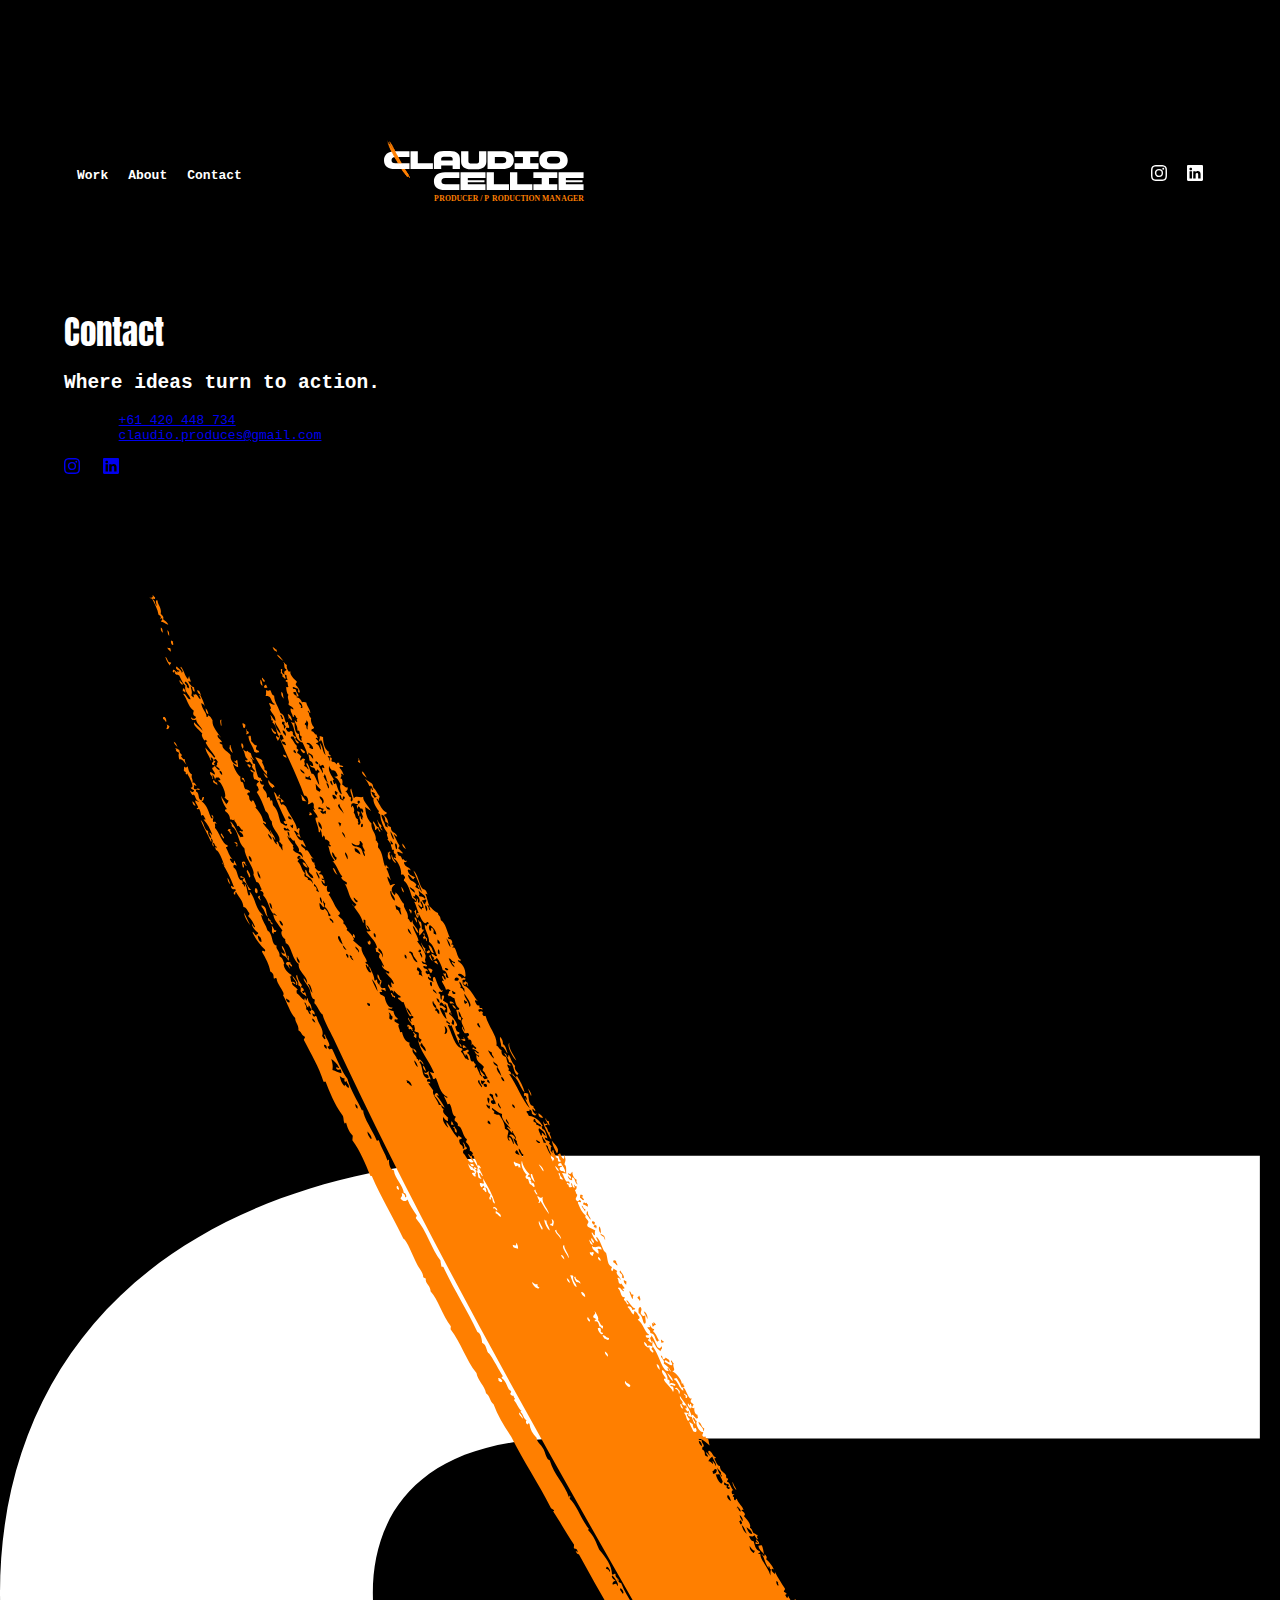
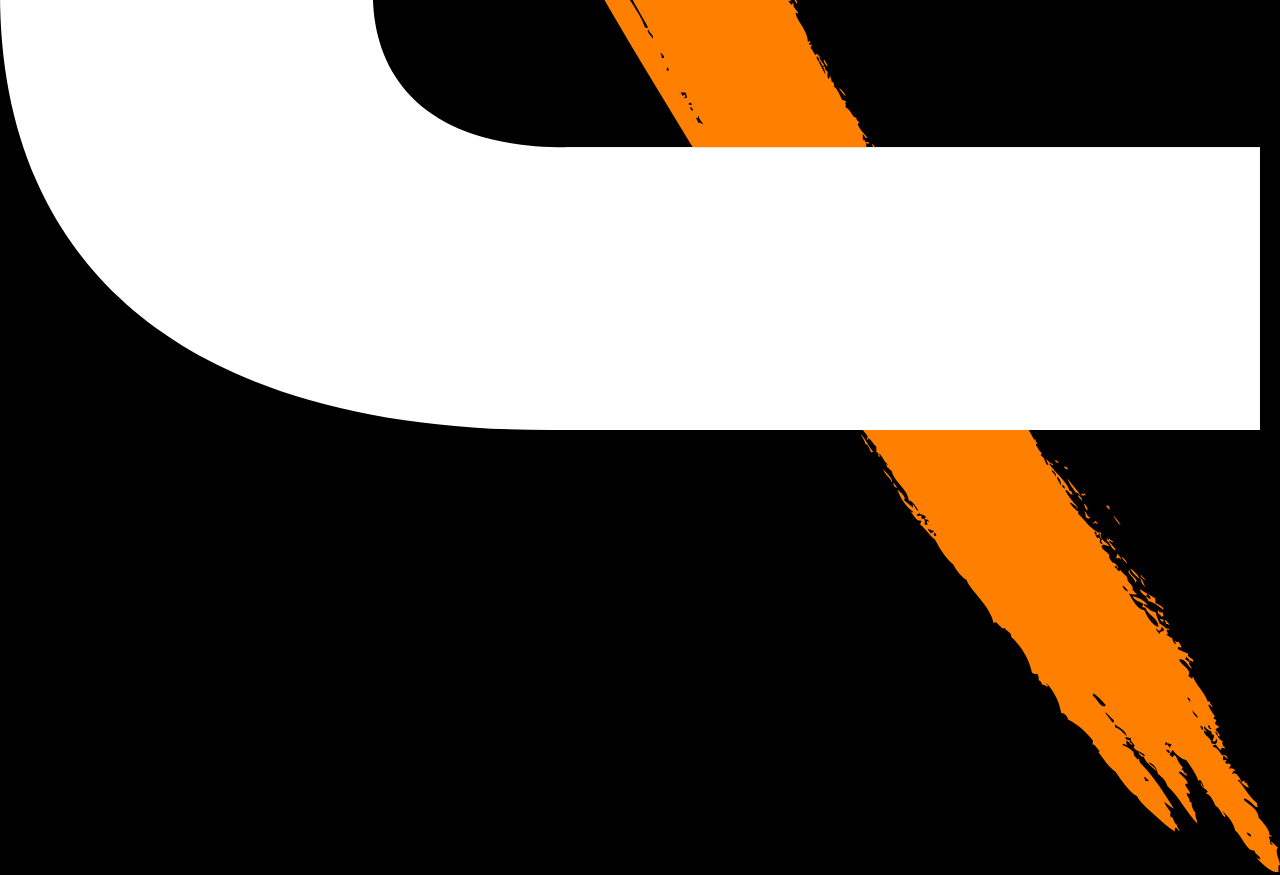
<file: contact.html>
<!DOCTYPE html>
<html lang="en">
  <head>
  <title>Claudio Cellie - Producer</title>
    <meta charset="utf-8">
    <meta name="theme-color" content="#fff">
    <meta name="description" content="Claudio Cellie. Producer / Production Manager.">
    <!-- fav/app icons -->
    <link rel="icon" type="image/png" href="favicons/favicon-32x32.png" sizes="32x32">
    <link rel="icon" type="image/png" href="favicons/favicon-16x16.png" sizes="16x16">
    <meta name="viewport" content="width=device-width, initial-scale=1.0">
    <meta name="viewport" content="width=device-width, user-scalable=no" />
    <!-- Stylesheets -->
    <link rel="preconnect" href="https://fonts.googleapis.com">
<link rel="preconnect" href="https://fonts.gstatic.com" crossorigin>
<link href="https://fonts.googleapis.com/css2?family=Anton&display=swap" rel="stylesheet">
    <link rel="stylesheet" type="text/css" href="styles.css">
  </head>

  <body>

    <div class="main">
      <div class="content">
         <nav>
           <div class="nav-links">
              <ul>
                <li><a href="index.html">Work</a></li>
                <li><a href="about.html">About</a></li>
                <li><a href="contact.html">Contact</a></li>
              </ul>
            </div>
            <div class="logo"><img class="logoimg" src="img/Logo White Orange.svg"></div>
            <div class="nav-icons">
              <ul>
                <li><a href="https://instagram.com/claudiocellie" target="_blank"><svg xmlns="http://www.w3.org/2000/svg" width="16" height="16" fill="currentColor" class="bi bi-instagram" viewBox="0 0 16 16">
  <path d="M8 0C5.829 0 5.556.01 4.703.048 3.85.088 3.269.222 2.76.42a3.9 3.9 0 0 0-1.417.923A3.9 3.9 0 0 0 .42 2.76C.222 3.268.087 3.85.048 4.7.01 5.555 0 5.827 0 8.001c0 2.172.01 2.444.048 3.297.04.852.174 1.433.372 1.942.205.526.478.972.923 1.417.444.445.89.719 1.416.923.51.198 1.09.333 1.942.372C5.555 15.99 5.827 16 8 16s2.444-.01 3.298-.048c.851-.04 1.434-.174 1.943-.372a3.9 3.9 0 0 0 1.416-.923c.445-.445.718-.891.923-1.417.197-.509.332-1.09.372-1.942C15.99 10.445 16 10.173 16 8s-.01-2.445-.048-3.299c-.04-.851-.175-1.433-.372-1.941a3.9 3.9 0 0 0-.923-1.417A3.9 3.9 0 0 0 13.24.42c-.51-.198-1.092-.333-1.943-.372C10.443.01 10.172 0 7.998 0zm-.717 1.442h.718c2.136 0 2.389.007 3.232.046.78.035 1.204.166 1.486.275.373.145.64.319.92.599s.453.546.598.92c.11.281.24.705.275 1.485.039.843.047 1.096.047 3.231s-.008 2.389-.047 3.232c-.035.78-.166 1.203-.275 1.485a2.5 2.5 0 0 1-.599.919c-.28.28-.546.453-.92.598-.28.11-.704.24-1.485.276-.843.038-1.096.047-3.232.047s-2.39-.009-3.233-.047c-.78-.036-1.203-.166-1.485-.276a2.5 2.5 0 0 1-.92-.598 2.5 2.5 0 0 1-.6-.92c-.109-.281-.24-.705-.275-1.485-.038-.843-.046-1.096-.046-3.233s.008-2.388.046-3.231c.036-.78.166-1.204.276-1.486.145-.373.319-.64.599-.92s.546-.453.92-.598c.282-.11.705-.24 1.485-.276.738-.034 1.024-.044 2.515-.045zm4.988 1.328a.96.96 0 1 0 0 1.92.96.96 0 0 0 0-1.92m-4.27 1.122a4.109 4.109 0 1 0 0 8.217 4.109 4.109 0 0 0 0-8.217m0 1.441a2.667 2.667 0 1 1 0 5.334 2.667 2.667 0 0 1 0-5.334"/>
</svg></a></li>
                <li><a href="https://linkedin.com/in/claudiocellie" target="_blank"><svg xmlns="http://www.w3.org/2000/svg" width="16" height="16" fill="currentColor" class="bi bi-linkedin" viewBox="0 0 16 16">
  <path d="M0 1.146C0 .513.526 0 1.175 0h13.65C15.474 0 16 .513 16 1.146v13.708c0 .633-.526 1.146-1.175 1.146H1.175C.526 16 0 15.487 0 14.854zm4.943 12.248V6.169H2.542v7.225zm-1.2-8.212c.837 0 1.358-.554 1.358-1.248-.015-.709-.52-1.248-1.342-1.248S2.4 3.226 2.4 3.934c0 .694.521 1.248 1.327 1.248zm4.908 8.212V9.359c0-.216.016-.432.08-.586.173-.431.568-.878 1.232-.878.869 0 1.216.662 1.216 1.634v3.865h2.401V9.25c0-2.22-1.184-3.252-2.764-3.252-1.274 0-1.845.7-2.165 1.193v.025h-.016l.016-.025V6.169h-2.4c.03.678 0 7.225 0 7.225z"/>
</svg></a></li>
              </ul>
            </div>
          </nav>
        <div class="pagetitle">Contact</div>
        <div class="contact">
        <h2>Where ideas turn to action.</h2>
            <p><strong>Phone: </strong><a href="tel:+61420448734">+61 420 448 734</a></p>
            <p><strong>Email: </strong><a href="mailto:claudio.produces@gmail.com">claudio.produces@gmail.com</a></p><br>
            <p><a href="https://instagram.com/claudiocellie" target="_blank"><svg xmlns="http://www.w3.org/2000/svg" width="16" height="16" fill="currentColor" class="bi bi-instagram" viewBox="0 0 16 16">
  <path d="M8 0C5.829 0 5.556.01 4.703.048 3.85.088 3.269.222 2.76.42a3.9 3.9 0 0 0-1.417.923A3.9 3.9 0 0 0 .42 2.76C.222 3.268.087 3.85.048 4.7.01 5.555 0 5.827 0 8.001c0 2.172.01 2.444.048 3.297.04.852.174 1.433.372 1.942.205.526.478.972.923 1.417.444.445.89.719 1.416.923.51.198 1.09.333 1.942.372C5.555 15.99 5.827 16 8 16s2.444-.01 3.298-.048c.851-.04 1.434-.174 1.943-.372a3.9 3.9 0 0 0 1.416-.923c.445-.445.718-.891.923-1.417.197-.509.332-1.09.372-1.942C15.99 10.445 16 10.173 16 8s-.01-2.445-.048-3.299c-.04-.851-.175-1.433-.372-1.941a3.9 3.9 0 0 0-.923-1.417A3.9 3.9 0 0 0 13.24.42c-.51-.198-1.092-.333-1.943-.372C10.443.01 10.172 0 7.998 0zm-.717 1.442h.718c2.136 0 2.389.007 3.232.046.78.035 1.204.166 1.486.275.373.145.64.319.92.599s.453.546.598.92c.11.281.24.705.275 1.485.039.843.047 1.096.047 3.231s-.008 2.389-.047 3.232c-.035.78-.166 1.203-.275 1.485a2.5 2.5 0 0 1-.599.919c-.28.28-.546.453-.92.598-.28.11-.704.24-1.485.276-.843.038-1.096.047-3.232.047s-2.39-.009-3.233-.047c-.78-.036-1.203-.166-1.485-.276a2.5 2.5 0 0 1-.92-.598 2.5 2.5 0 0 1-.6-.92c-.109-.281-.24-.705-.275-1.485-.038-.843-.046-1.096-.046-3.233s.008-2.388.046-3.231c.036-.78.166-1.204.276-1.486.145-.373.319-.64.599-.92s.546-.453.92-.598c.282-.11.705-.24 1.485-.276.738-.034 1.024-.044 2.515-.045zm4.988 1.328a.96.96 0 1 0 0 1.92.96.96 0 0 0 0-1.92m-4.27 1.122a4.109 4.109 0 1 0 0 8.217 4.109 4.109 0 0 0 0-8.217m0 1.441a2.667 2.667 0 1 1 0 5.334 2.667 2.667 0 0 1 0-5.334"/>
</svg></a> &nbsp;
              <a href="https://linkedin.com/in/claudiocellie" target="_blank"><svg xmlns="http://www.w3.org/2000/svg" width="16" height="16" fill="currentColor" class="bi bi-linkedin" viewBox="0 0 16 16">
  <path d="M0 1.146C0 .513.526 0 1.175 0h13.65C15.474 0 16 .513 16 1.146v13.708c0 .633-.526 1.146-1.175 1.146H1.175C.526 16 0 15.487 0 14.854zm4.943 12.248V6.169H2.542v7.225zm-1.2-8.212c.837 0 1.358-.554 1.358-1.248-.015-.709-.52-1.248-1.342-1.248S2.4 3.226 2.4 3.934c0 .694.521 1.248 1.327 1.248zm4.908 8.212V9.359c0-.216.016-.432.08-.586.173-.431.568-.878 1.232-.878.869 0 1.216.662 1.216 1.634v3.865h2.401V9.25c0-2.22-1.184-3.252-2.764-3.252-1.274 0-1.845.7-2.165 1.193v.025h-.016l.016-.025V6.169h-2.4c.03.678 0 7.225 0 7.225z"/>
</svg></a></p>
        </div>
      </div>
    </div>
      <footer id="footer">
          <img class="footerimg" src="img/C Logo white orange.svg">
      </footer>
  </body>



</html>
</file>
<file: styles.css>
html, body, div, span, applet, object, iframe,
h1, h2, h3, h4, h5, h6, p, blockquote, pre,
a, abbr, acronym, address, big, cite, code,
del, dfn, em, img, ins, kbd, q, s, samp,
small, strike, strong, sub, sup, tt, var,
b, u, i, center,
dl, dt, dd, ol, ul, li,
fieldset, form, label, legend,
table, caption, tbody, tfoot, thead, tr, th, td,
article, aside, canvas, details, embed,
figure, figcaption, footer, header, hgroup,
menu, nav, output, ruby, section, summary,
time, mark, audio, video {
	margin: 0;
	padding: 0;
	border: 0;
}

/* override browser default */
html,
body {
  margin: 0;
  padding: 0;
	font-family:monospace;
	font-size:1em;
	display: grid;
  grid-template-rows: auto 1fr auto;
	background-color: black;
}

.main{
  width:100%;
}

.pagetitle {
  margin-top: 2rem;
  margin-bottom:1rem;
  font-size: 2.5rem;
  color: white;
  text-align: left;
  font-family: "Anton", sans-serif;
  font-weight: 400;
  font-style: normal;
  line-height: 4rem;
}

#animate{
  margin: 0 auto;
  width: 20px;
  overflow: visible;
  position: relative;
}

.content{
	margin-left: 5%;
	margin-right: 5%;
	padding-top:70px;
	padding-bottom:4rem;
}

.video ul {
  color:white;
  list-style: none;
}

h2 {
  color:white;
  margin-bottom:1em;
}

.videoCreds {
  text-align: left;
}

.flexCreds {
  display:flex;
  font-size: 0.8rem;
}

.credleft {
  display:flex;
  flex:0.5;
  text-align: left;
}

.credright {
  display:flex;
  flex:0.5;
  text-align:left;
}

nav {
      color: white;
      display: flex;
      align-items: left;
      padding: 1rem;;
  
    }

    .logo {
      flex: 0.5;
      text-align: left;
      font-family: "Anton", sans-serif;
      font-weight: 400;
      font-style: normal;
      line-height: 4rem;
    }

.logo h1 {
  font-size: 3rem;
  line-height: 3rem;
  text-align: center;
}

.logo p {
  font-weight: 100;
  font-size: 0.8rem;
  line-height: 1.6rem;
  text-align: center;
}

.nav-icons {
  flex: 0.3;
  display: flex;
  justify-content: flex-end;
}

.nav-icons ul {
      list-style: none;
      display:flex;
      align-items: center;
    }

    .nav-icons li {
      margin-left: 20px;
      align-items: center;
    }

    .nav-icons a {
      color: white;
      text-decoration: none;
      font-weight: bold;
    }

    .nav-icons a:hover {
      color:#ffa500;
      transition: color 0.5s ease;
}


    .nav-links {
      flex: 0.3;
      display: flex;
      justify-content: flex-start;
    }

    .nav-links ul {
      list-style: none;
      display:flex;
      align-items: center;
    }

    .nav-links li {
      margin-right: 20px;
      align-items: center;
    }

    .nav-links a {
      color: white;
      text-decoration: none;
      font-weight: bold;
    }

    .nav-links a:hover {
      color:#ffa500;
      transition: color 0.5s ease;
}


#nav a {
	color:white;
	padding:1em;
	text-decoration: none;
}

#nav a:hover {
	color:red;
}

@keyframes fadeIn {
  0% { opacity: 0; }
  100% { opacity: 1; }
}
@-moz-keyframes fadeIn {
  0% { opacity: 0; }
  100% { opacity: 1; }
}
@-webkit-keyframes fadeIn {
  0% { opacity: 0; }
  100% { opacity: 1; }
}
@-o-keyframes fadeIn {
  0% { opacity: 0; }
  100% { opacity: 1; }
}
@-ms-keyframes fadeIn {
  0% { opacity: 0; }
  100% { opacity: 1; }
}



.video{
	max-width:1080px;
	margin-left:auto;
	margin-right:auto;
    margin-bottom:6rem;
}

.info {
	margin-top: 20px;
	margin-left: auto;
	margin-right: auto;
	max-width: 1080px;
	text-align:center;
}

.txtblk {
	display: inline-block;
	padding: 0 1.5em 0 1.5em;
}

.txtblk a {
	color:#ffffff;
	font-style: italic;
	text-decoration: none;
	transition: color 0.2s;
}

.txtblk a:hover {
	color:#bfe0ce;
	transition: color 0.2s;
}

#footer{
	text-align: center;
  width: 100%;
  height: 4rem;
	margin-top:5em;
	color:white;
}

#footer a{
	text-decoration: none;
}

.embed-container { position: relative; padding-bottom: 56.25%; height: 0; overflow: hidden; max-width: 100%; background-color: black; } .embed-container iframe, .embed-container object, .embed-container embed { position: absolute; top: 0; left: 0; width: 100%; height: 100%; }

@media only screen and (max-width: 700px) {

  nav {
    display:block;
    margin-bottom:2em;
  }
  
  .logo {
    text-align: center;
  }
  
  .nav-links ul {
    margin-left:auto;
    margin-right:auto;
  }
  
  .nav-links li {
    margin-left:1em;
    margin-right:1em;
    margin-bottom:2em;
  }
  
  .nav-icons ul {
    margin-left:auto;
    margin-right:auto;
  }
  
  .nav-icons li {
    margin-left:1em;
    margin-right:1em;
    margin-top:2em;
  }
  
  
	.video{
		border-width:10px;
	}
}
</file>
